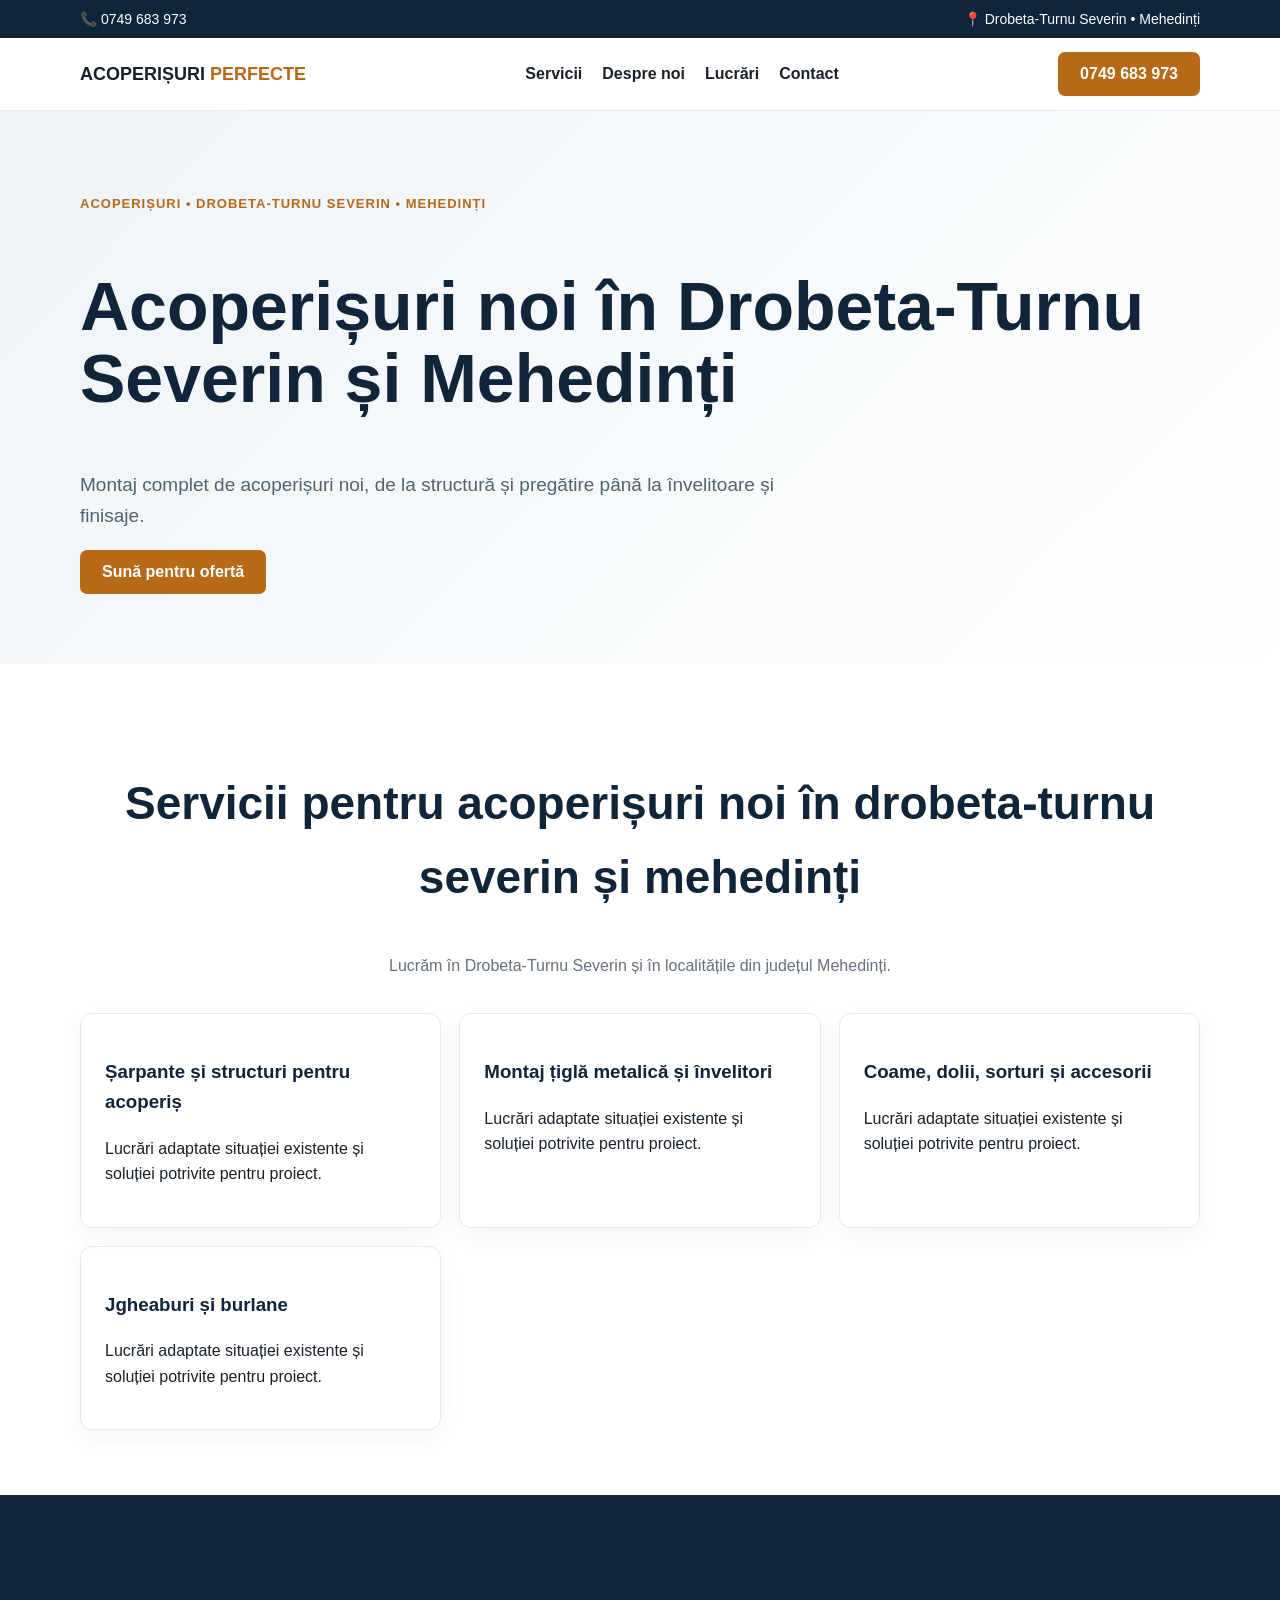
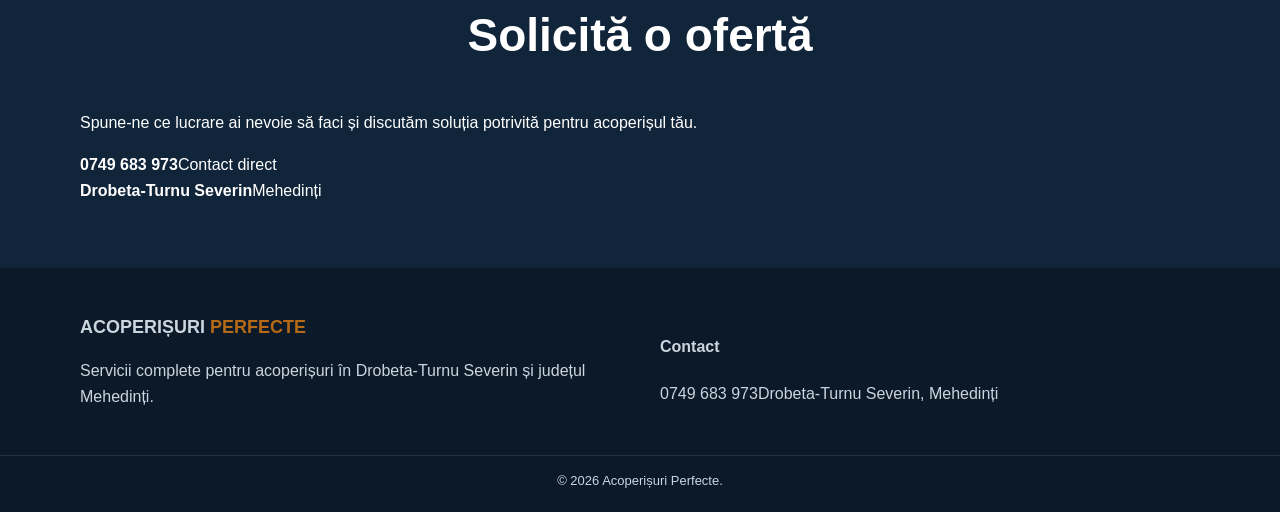
<file: acoperisuri-noi.html>
<!doctype html>
<html lang="ro">
<head>
<meta charset="utf-8">
<meta name="viewport" content="width=device-width, initial-scale=1">
<title>Acoperișuri noi Drobeta-Turnu Severin | Acoperișuri Perfecte</title>
<meta name="description" content="Montaj acoperișuri noi în Drobeta-Turnu Severin și Mehedinți. Șarpante, învelitori și soluții complete pentru case și clădiri. Sună pentru ofertă.">
<meta name="robots" content="index,follow">
<link rel="canonical" href="https://moiselamisto-cyber.github.io/acoperis-expert-mehedinti/acoperisuri-noi.html">
<link rel="stylesheet" href="style.css">
</head>
<body>
<header class="topbar"><div class="wrap topbar-inner">
<span>📞 0749 683 973</span><span>📍 Drobeta-Turnu Severin • Mehedinți</span>
</div></header>
<nav class="nav"><div class="wrap nav-inner">
<a class="logo" href="index.html">ACOPERIȘURI <b>PERFECTE</b></a>
<div class="links">
<a href="index.html#servicii">Servicii</a>
<a href="despre-noi.html">Despre noi</a>
<a href="lucrari.html">Lucrări</a>
<a href="contact.html">Contact</a>
</div>
<a class="btn" href="tel:+40749683973">0749 683 973</a>
</div></nav>
<main>
<section class="hero"><div class="wrap">
<p class="eyebrow">ACOPERIȘURI • DROBETA-TURNU SEVERIN • MEHEDINȚI</p>
<h1>Acoperișuri noi în Drobeta-Turnu Severin și Mehedinți</h1>
<p class="lead">Montaj complet de acoperișuri noi, de la structură și pregătire până la învelitoare și finisaje.</p>
<a class="btn" href="tel:+40749683973">Sună pentru ofertă</a>
</div></section>
<section class="section"><div class="wrap">
<h2>Servicii pentru acoperișuri noi în drobeta-turnu severin și mehedinți</h2>
<p class="section-lead">Lucrăm în Drobeta-Turnu Severin și în localitățile din județul Mehedinți.</p>
<div class="cards">
<article><h3>Șarpante și structuri pentru acoperiș</h3><p>Lucrări adaptate situației existente și soluției potrivite pentru proiect.</p></article><article><h3>Montaj țiglă metalică și învelitori</h3><p>Lucrări adaptate situației existente și soluției potrivite pentru proiect.</p></article><article><h3>Coame, dolii, sorturi și accesorii</h3><p>Lucrări adaptate situației existente și soluției potrivite pentru proiect.</p></article><article><h3>Jgheaburi și burlane</h3><p>Lucrări adaptate situației existente și soluției potrivite pentru proiect.</p></article>
</div>
</div></section>
<section class="section dark"><div class="wrap split">
<div><h2>Solicită o ofertă</h2><p>Spune-ne ce lucrare ai nevoie să faci și discutăm soluția potrivită pentru acoperișul tău.</p></div>
<div class="facts"><div><strong>0749 683 973</strong><span>Contact direct</span></div><div><strong>Drobeta-Turnu Severin</strong><span>Mehedinți</span></div></div>
</div></section>
</main>
<footer><div class="wrap footer-grid"><div>
<div class="logo light-logo">ACOPERIȘURI <b>PERFECTE</b></div>
<p>Servicii complete pentru acoperișuri în Drobeta-Turnu Severin și județul Mehedinți.</p>
</div><div><h4>Contact</h4><a href="tel:+40749683973">0749 683 973</a><span>Drobeta-Turnu Severin, Mehedinți</span></div></div>
<div class="copyright">© 2026 Acoperișuri Perfecte.</div></footer>
</body></html>
</file>
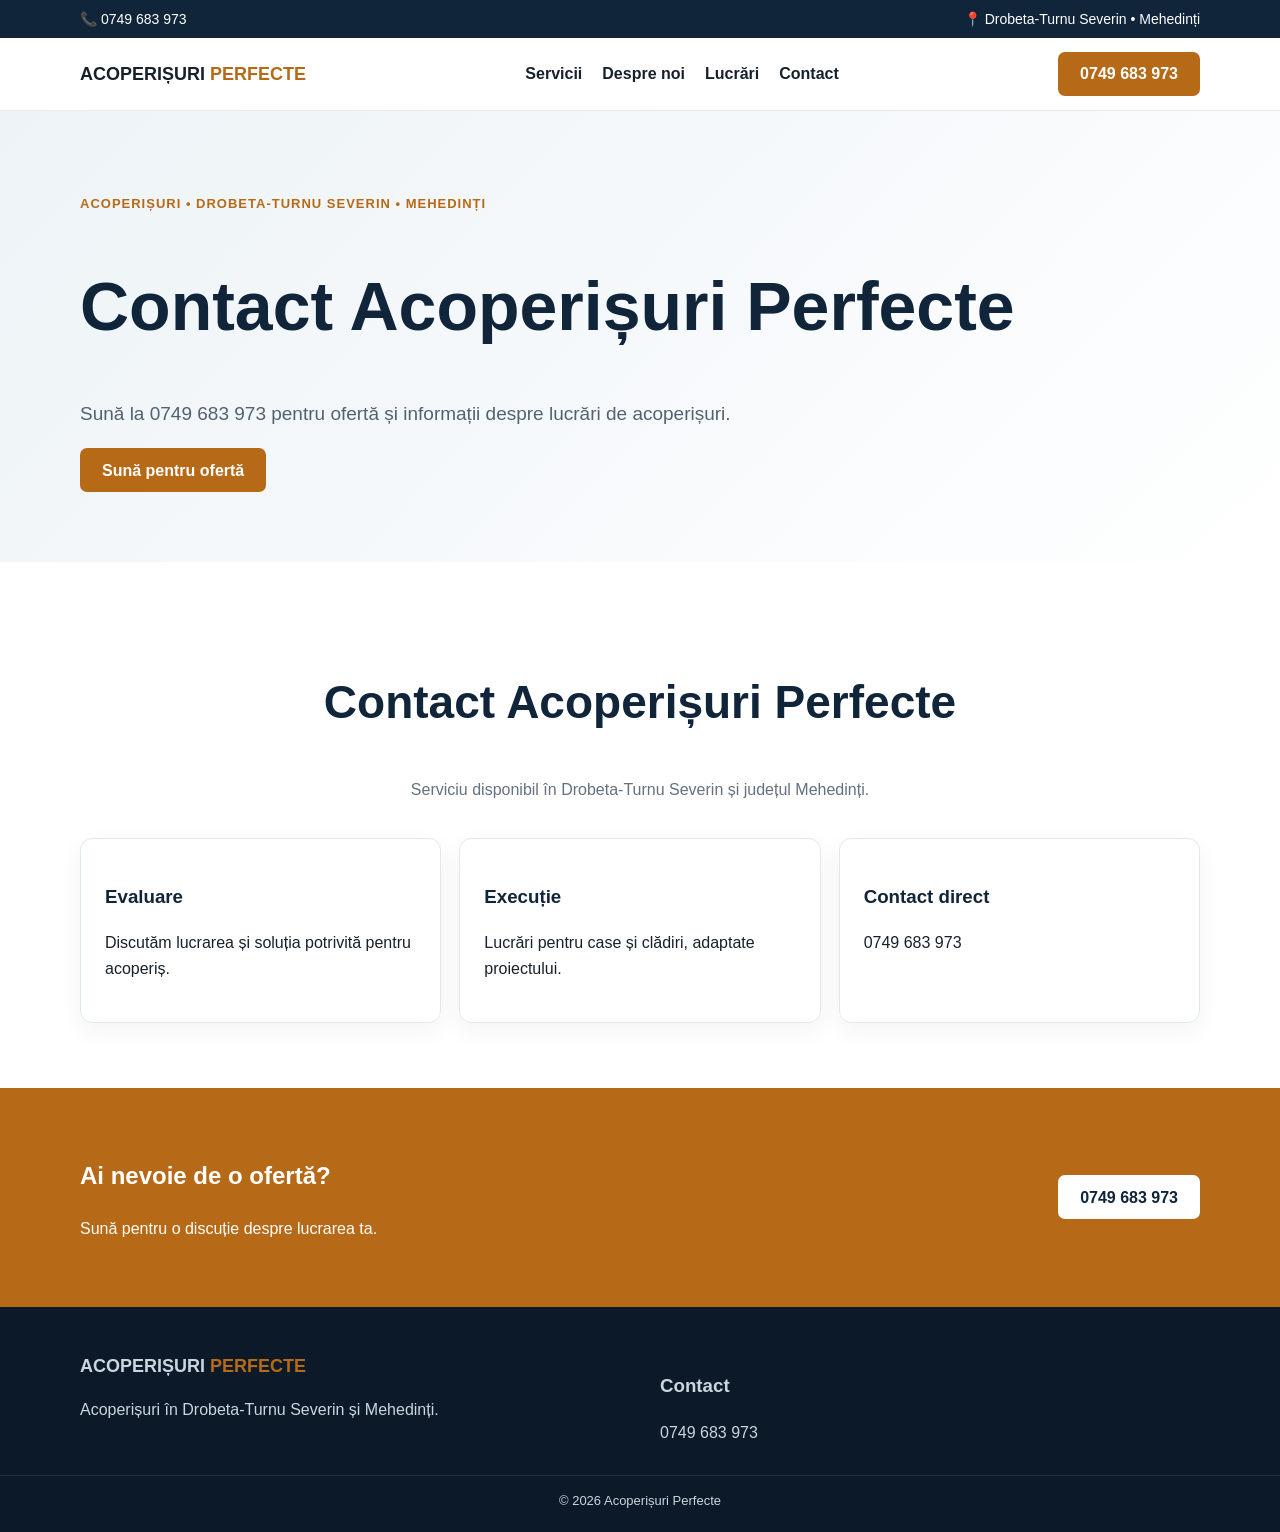
<file: contact.html>
<!doctype html><html lang="ro"><head><meta charset="utf-8"><meta name="viewport" content="width=device-width,initial-scale=1"><title>Contact acoperișuri Mehedinți | Acoperișuri Perfecte</title><meta name="description" content="Contact Acoperișuri Perfecte pentru oferte de acoperișuri în Mehedinți."><meta name="robots" content="index,follow"><link rel="canonical" href="https://moiselamisto-cyber.github.io/acoperis-expert-mehedinti/"><link rel="stylesheet" href="style.css"></head><body><header class="topbar"><div class="wrap topbar-inner"><span>📞 0749 683 973</span><span>📍 Drobeta-Turnu Severin • Mehedinți</span></div></header><nav class="nav"><div class="wrap nav-inner"><a class="logo" href="">ACOPERIȘURI <b>PERFECTE</b></a><div class="links"><a href="servicii/">Servicii</a><a href="despre-noi.html">Despre noi</a><a href="lucrari.html">Lucrări</a><a href="contact.html">Contact</a></div><a class="btn" href="tel:+40749683973">0749 683 973</a></div></nav><main><section class="hero"><div class="wrap"><p class="eyebrow">ACOPERIȘURI • DROBETA-TURNU SEVERIN • MEHEDINȚI</p><h1>Contact Acoperișuri Perfecte</h1><p class="lead">Sună la 0749 683 973 pentru ofertă și informații despre lucrări de acoperișuri.</p><a class="btn" href="tel:+40749683973">Sună pentru ofertă</a></div></section><section class="section"><div class="wrap"><h2>Contact Acoperișuri Perfecte</h2><p class="section-lead">Serviciu disponibil în Drobeta-Turnu Severin și județul Mehedinți.</p><div class="cards"><article><h3>Evaluare</h3><p>Discutăm lucrarea și soluția potrivită pentru acoperiș.</p></article><article><h3>Execuție</h3><p>Lucrări pentru case și clădiri, adaptate proiectului.</p></article><article><h3>Contact direct</h3><p><a href="tel:+40749683973">0749 683 973</a></p></article></div></div></section></main><section class="cta"><div class="wrap cta-inner"><div><h2>Ai nevoie de o ofertă?</h2><p>Sună pentru o discuție despre lucrarea ta.</p></div><a class="btn light" href="tel:+40749683973">0749 683 973</a></div></section><footer><div class="wrap footer-grid"><div><div class="logo">ACOPERIȘURI <b>PERFECTE</b></div><p>Acoperișuri în Drobeta-Turnu Severin și Mehedinți.</p></div><div><h3>Contact</h3><a href="tel:+40749683973">0749 683 973</a></div></div><div class="copyright">© 2026 Acoperișuri Perfecte</div></footer></body></html>
</file>
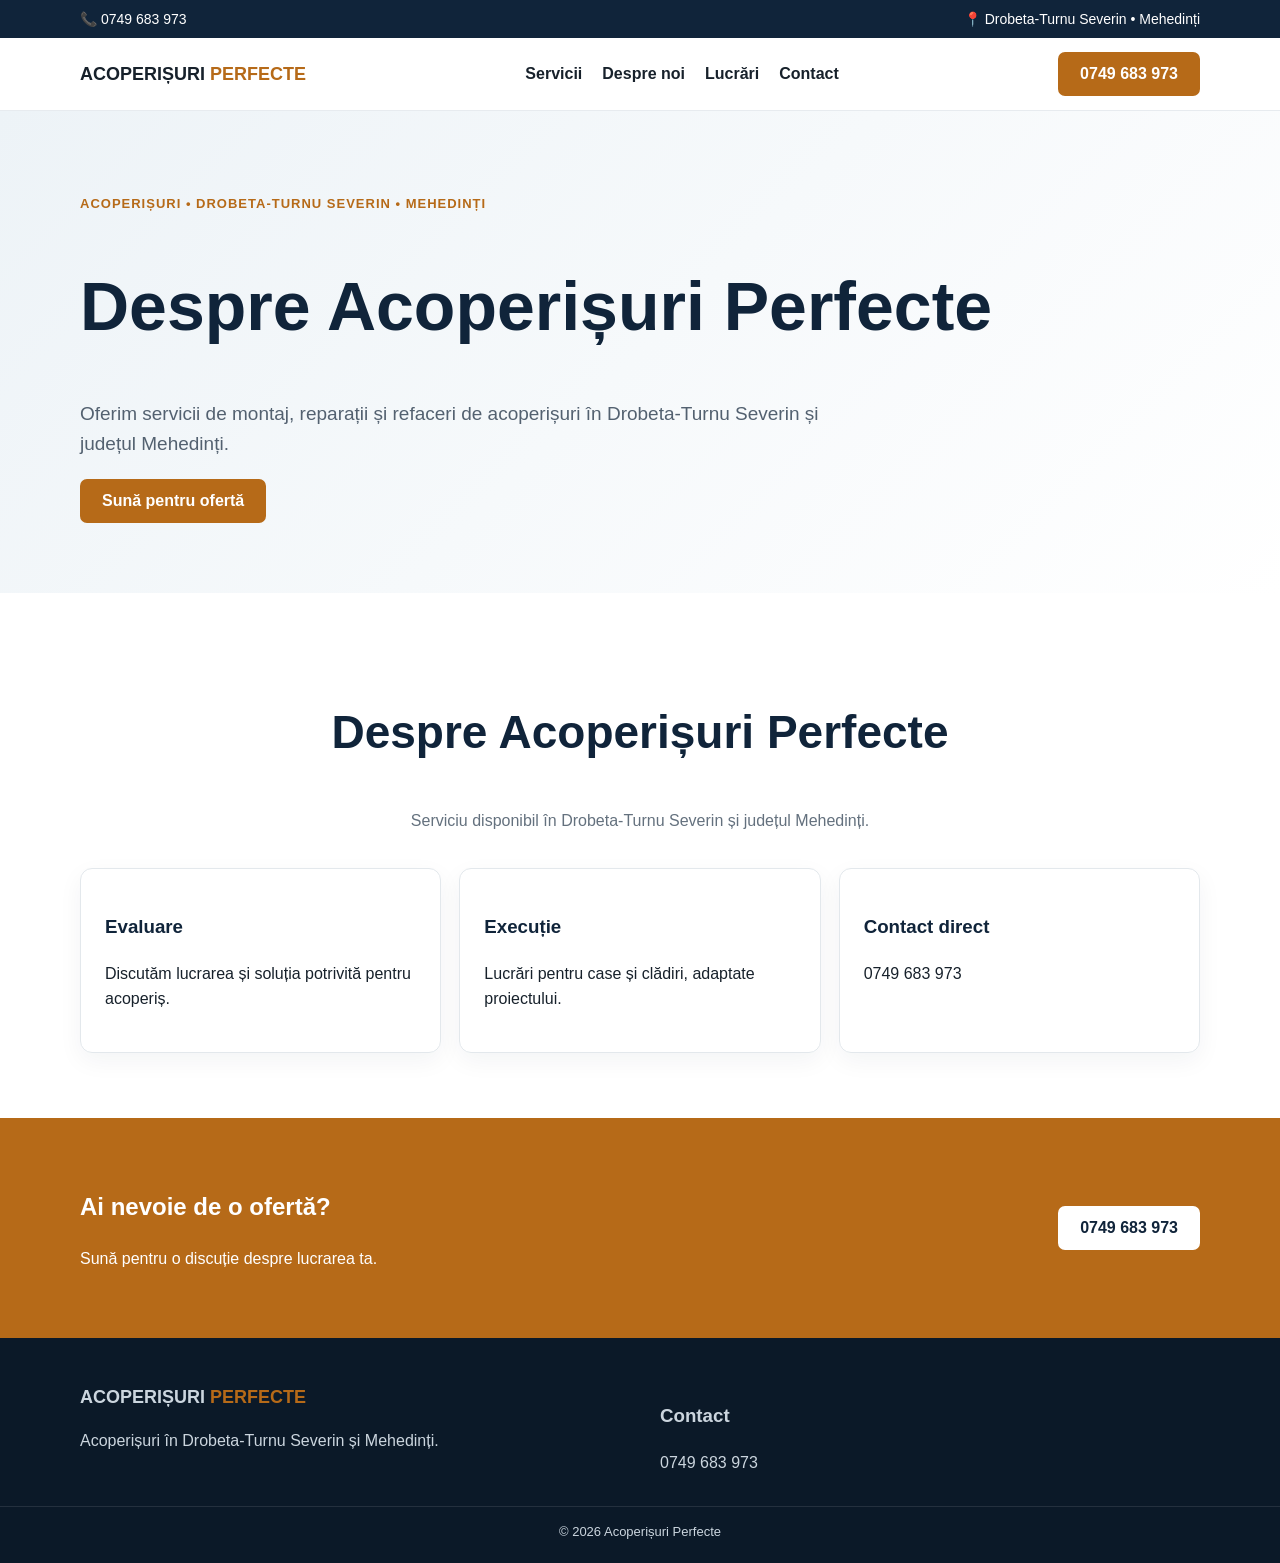
<file: despre-noi.html>
<!doctype html><html lang="ro"><head><meta charset="utf-8"><meta name="viewport" content="width=device-width,initial-scale=1"><title>Despre noi | Acoperișuri Perfecte</title><meta name="description" content="Despre Acoperișuri Perfecte, servicii de acoperișuri în Drobeta-Turnu Severin și Mehedinți."><meta name="robots" content="index,follow"><link rel="canonical" href="https://moiselamisto-cyber.github.io/acoperis-expert-mehedinti/"><link rel="stylesheet" href="style.css"></head><body><header class="topbar"><div class="wrap topbar-inner"><span>📞 0749 683 973</span><span>📍 Drobeta-Turnu Severin • Mehedinți</span></div></header><nav class="nav"><div class="wrap nav-inner"><a class="logo" href="">ACOPERIȘURI <b>PERFECTE</b></a><div class="links"><a href="servicii/">Servicii</a><a href="despre-noi.html">Despre noi</a><a href="lucrari.html">Lucrări</a><a href="contact.html">Contact</a></div><a class="btn" href="tel:+40749683973">0749 683 973</a></div></nav><main><section class="hero"><div class="wrap"><p class="eyebrow">ACOPERIȘURI • DROBETA-TURNU SEVERIN • MEHEDINȚI</p><h1>Despre Acoperișuri Perfecte</h1><p class="lead">Oferim servicii de montaj, reparații și refaceri de acoperișuri în Drobeta-Turnu Severin și județul Mehedinți.</p><a class="btn" href="tel:+40749683973">Sună pentru ofertă</a></div></section><section class="section"><div class="wrap"><h2>Despre Acoperișuri Perfecte</h2><p class="section-lead">Serviciu disponibil în Drobeta-Turnu Severin și județul Mehedinți.</p><div class="cards"><article><h3>Evaluare</h3><p>Discutăm lucrarea și soluția potrivită pentru acoperiș.</p></article><article><h3>Execuție</h3><p>Lucrări pentru case și clădiri, adaptate proiectului.</p></article><article><h3>Contact direct</h3><p><a href="tel:+40749683973">0749 683 973</a></p></article></div></div></section></main><section class="cta"><div class="wrap cta-inner"><div><h2>Ai nevoie de o ofertă?</h2><p>Sună pentru o discuție despre lucrarea ta.</p></div><a class="btn light" href="tel:+40749683973">0749 683 973</a></div></section><footer><div class="wrap footer-grid"><div><div class="logo">ACOPERIȘURI <b>PERFECTE</b></div><p>Acoperișuri în Drobeta-Turnu Severin și Mehedinți.</p></div><div><h3>Contact</h3><a href="tel:+40749683973">0749 683 973</a></div></div><div class="copyright">© 2026 Acoperișuri Perfecte</div></footer></body></html>
</file>
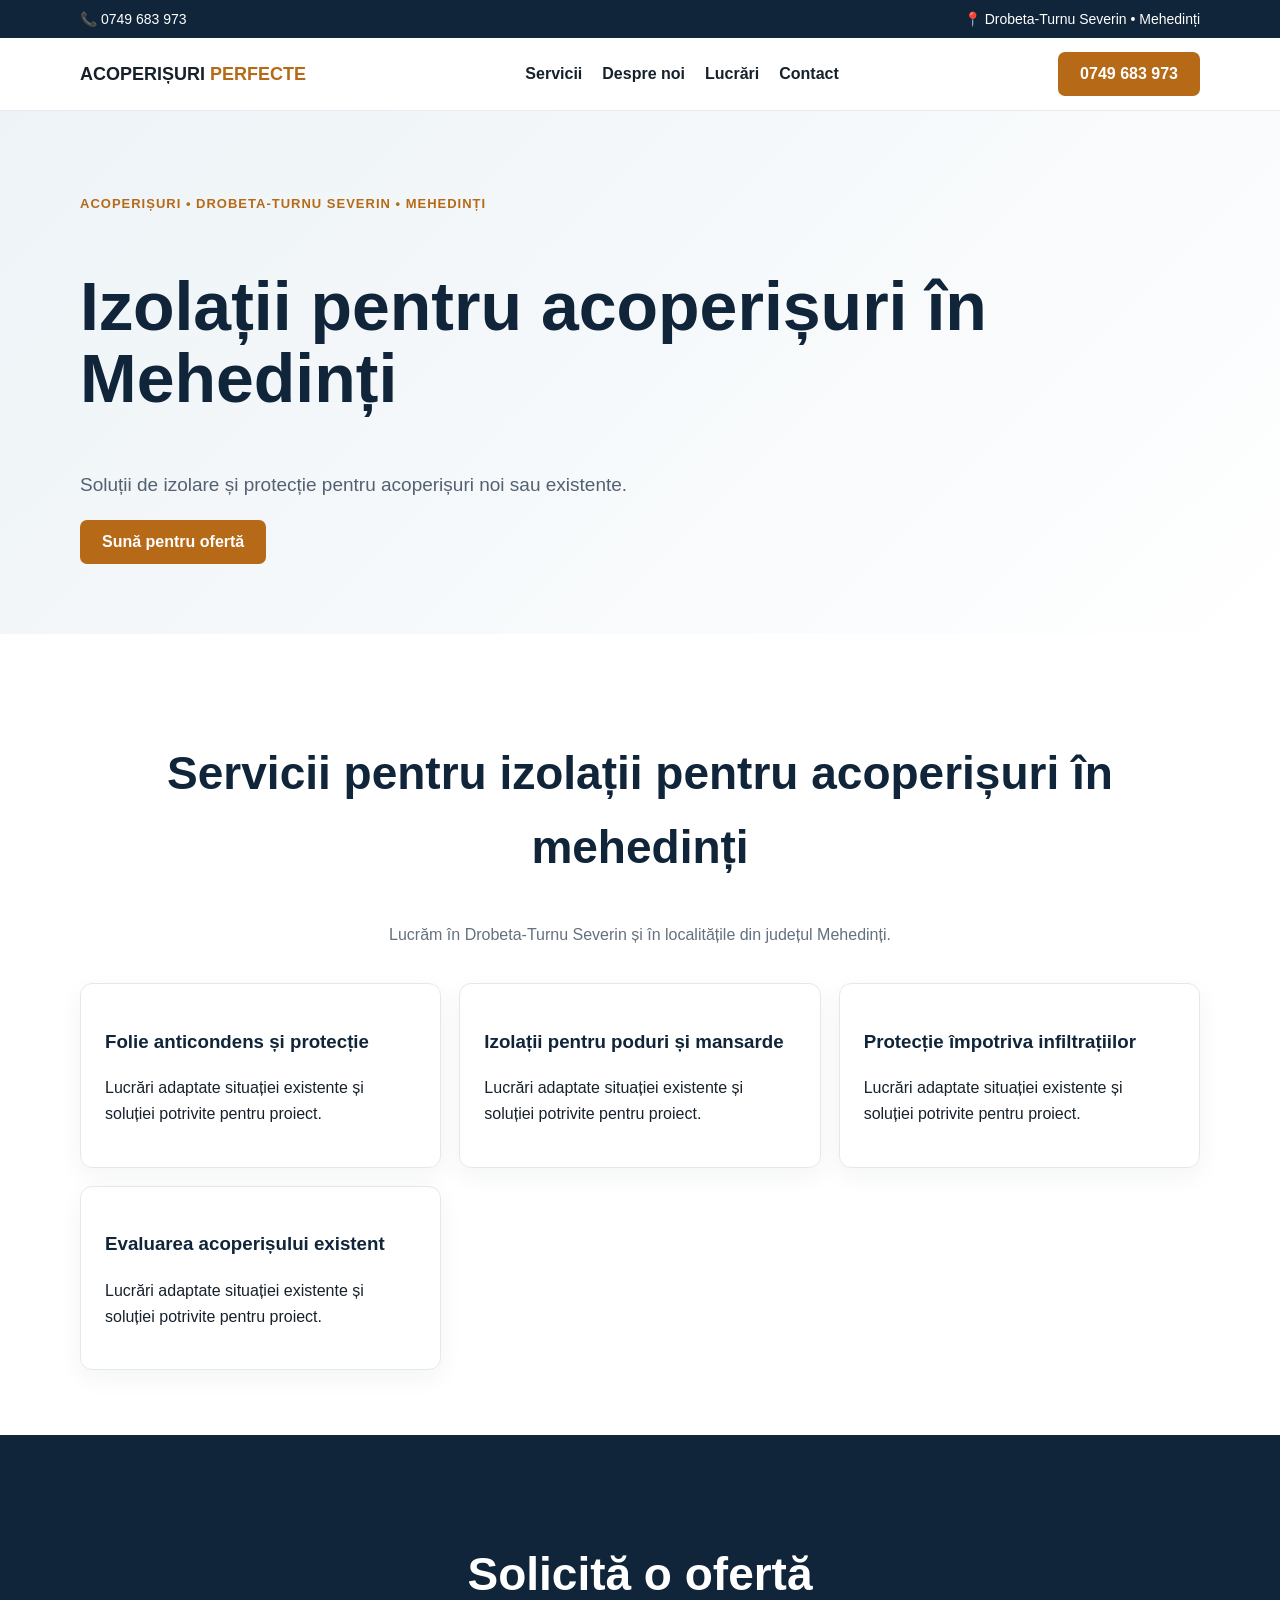
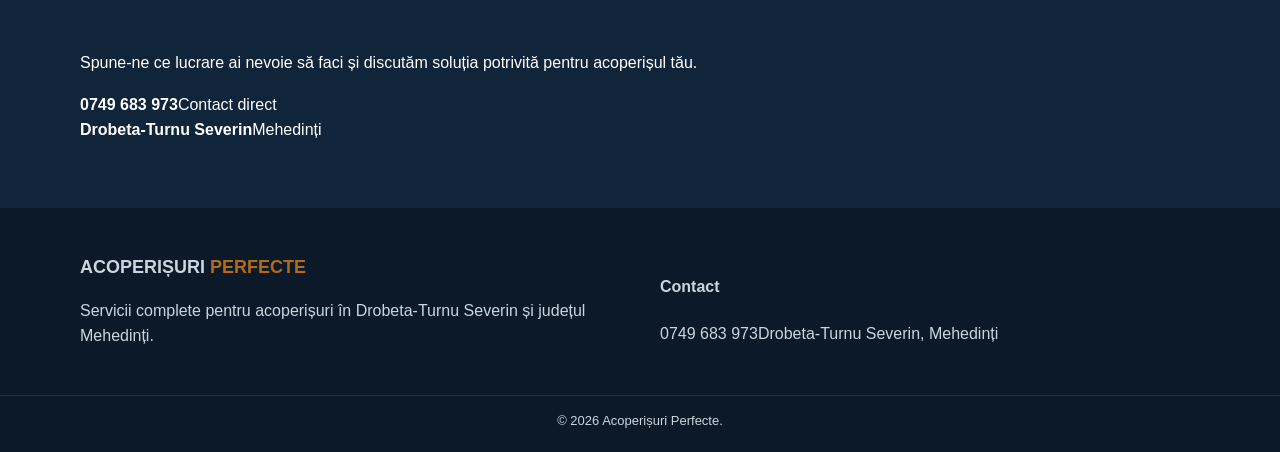
<file: izolatii.html>
<!doctype html>
<html lang="ro">
<head>
<meta charset="utf-8">
<meta name="viewport" content="width=device-width, initial-scale=1">
<title>Izolații acoperișuri Mehedinți | Acoperișuri Perfecte</title>
<meta name="description" content="Izolații pentru acoperișuri în Drobeta-Turnu Severin și Mehedinți. Folii, protecție și soluții pentru reducerea infiltrațiilor și pierderilor de căldură.">
<meta name="robots" content="index,follow">
<link rel="canonical" href="https://moiselamisto-cyber.github.io/acoperis-expert-mehedinti/izolatii.html">
<link rel="stylesheet" href="style.css">
</head>
<body>
<header class="topbar"><div class="wrap topbar-inner">
<span>📞 0749 683 973</span><span>📍 Drobeta-Turnu Severin • Mehedinți</span>
</div></header>
<nav class="nav"><div class="wrap nav-inner">
<a class="logo" href="index.html">ACOPERIȘURI <b>PERFECTE</b></a>
<div class="links">
<a href="index.html#servicii">Servicii</a>
<a href="despre-noi.html">Despre noi</a>
<a href="lucrari.html">Lucrări</a>
<a href="contact.html">Contact</a>
</div>
<a class="btn" href="tel:+40749683973">0749 683 973</a>
</div></nav>
<main>
<section class="hero"><div class="wrap">
<p class="eyebrow">ACOPERIȘURI • DROBETA-TURNU SEVERIN • MEHEDINȚI</p>
<h1>Izolații pentru acoperișuri în Mehedinți</h1>
<p class="lead">Soluții de izolare și protecție pentru acoperișuri noi sau existente.</p>
<a class="btn" href="tel:+40749683973">Sună pentru ofertă</a>
</div></section>
<section class="section"><div class="wrap">
<h2>Servicii pentru izolații pentru acoperișuri în mehedinți</h2>
<p class="section-lead">Lucrăm în Drobeta-Turnu Severin și în localitățile din județul Mehedinți.</p>
<div class="cards">
<article><h3>Folie anticondens și protecție</h3><p>Lucrări adaptate situației existente și soluției potrivite pentru proiect.</p></article><article><h3>Izolații pentru poduri și mansarde</h3><p>Lucrări adaptate situației existente și soluției potrivite pentru proiect.</p></article><article><h3>Protecție împotriva infiltrațiilor</h3><p>Lucrări adaptate situației existente și soluției potrivite pentru proiect.</p></article><article><h3>Evaluarea acoperișului existent</h3><p>Lucrări adaptate situației existente și soluției potrivite pentru proiect.</p></article>
</div>
</div></section>
<section class="section dark"><div class="wrap split">
<div><h2>Solicită o ofertă</h2><p>Spune-ne ce lucrare ai nevoie să faci și discutăm soluția potrivită pentru acoperișul tău.</p></div>
<div class="facts"><div><strong>0749 683 973</strong><span>Contact direct</span></div><div><strong>Drobeta-Turnu Severin</strong><span>Mehedinți</span></div></div>
</div></section>
</main>
<footer><div class="wrap footer-grid"><div>
<div class="logo light-logo">ACOPERIȘURI <b>PERFECTE</b></div>
<p>Servicii complete pentru acoperișuri în Drobeta-Turnu Severin și județul Mehedinți.</p>
</div><div><h4>Contact</h4><a href="tel:+40749683973">0749 683 973</a><span>Drobeta-Turnu Severin, Mehedinți</span></div></div>
<div class="copyright">© 2026 Acoperișuri Perfecte.</div></footer>
</body></html>
</file>
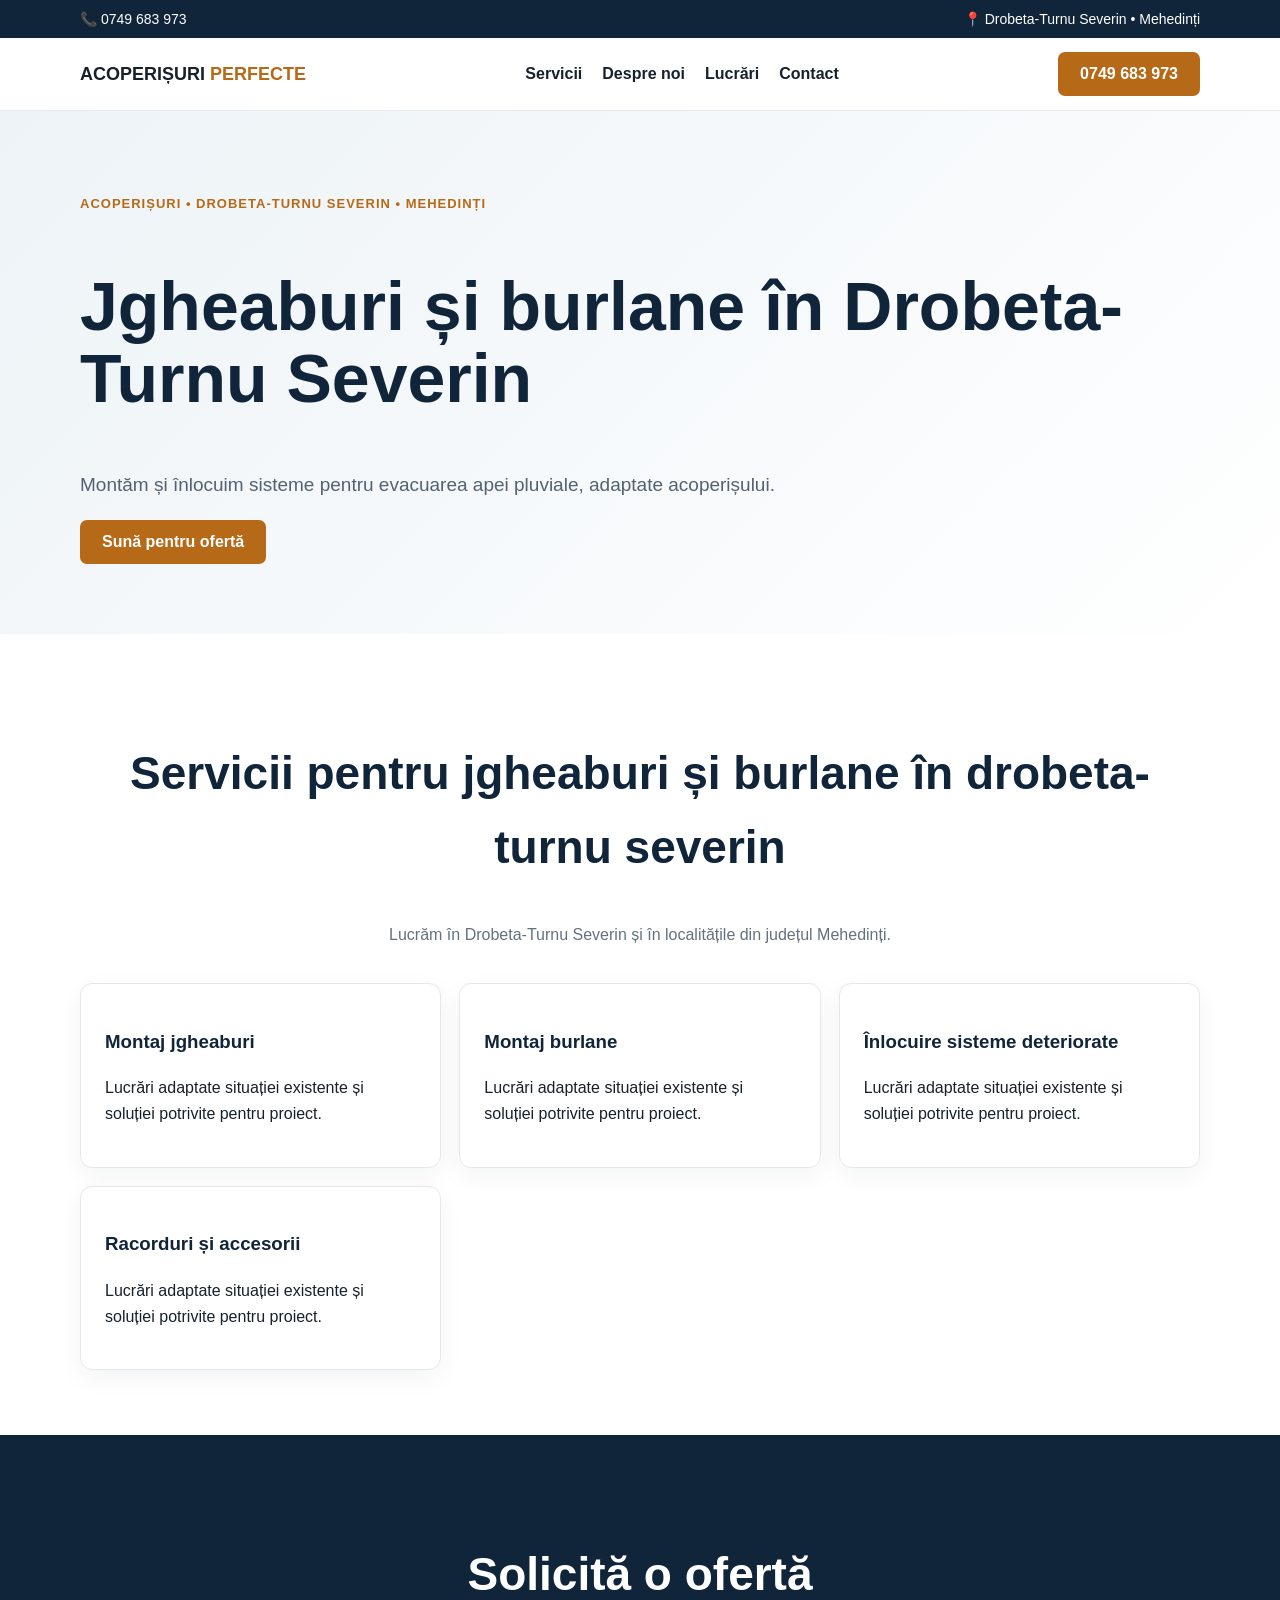
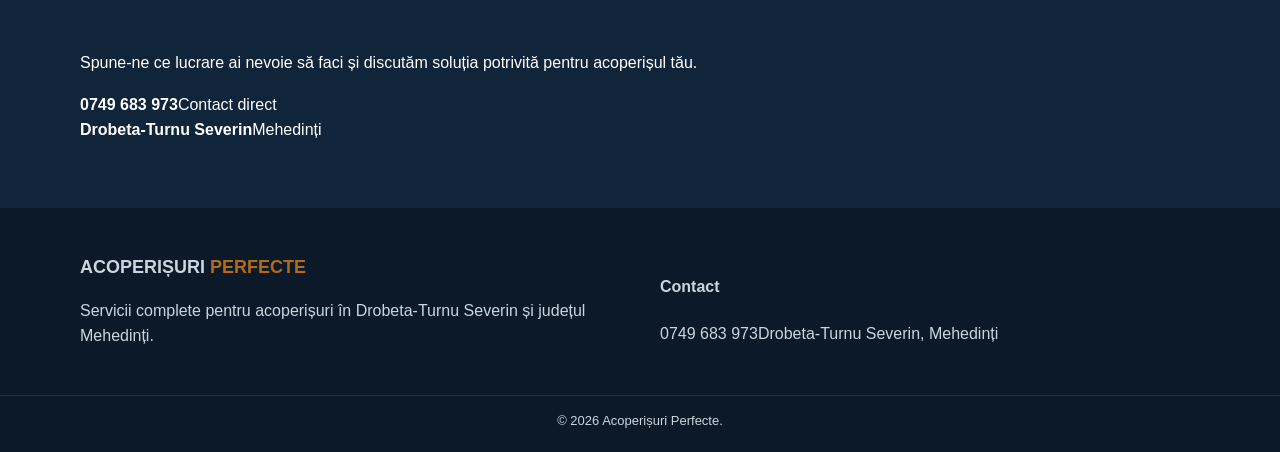
<file: jgheaburi-burlane.html>
<!doctype html>
<html lang="ro">
<head>
<meta charset="utf-8">
<meta name="viewport" content="width=device-width, initial-scale=1">
<title>Jgheaburi și burlane Drobeta-Turnu Severin | Acoperișuri Perfecte</title>
<meta name="description" content="Montaj și înlocuire jgheaburi și burlane în Drobeta-Turnu Severin și Mehedinți. Evacuarea corectă a apei pluviale pentru acoperișuri.">
<meta name="robots" content="index,follow">
<link rel="canonical" href="https://moiselamisto-cyber.github.io/acoperis-expert-mehedinti/jgheaburi-burlane.html">
<link rel="stylesheet" href="style.css">
</head>
<body>
<header class="topbar"><div class="wrap topbar-inner">
<span>📞 0749 683 973</span><span>📍 Drobeta-Turnu Severin • Mehedinți</span>
</div></header>
<nav class="nav"><div class="wrap nav-inner">
<a class="logo" href="index.html">ACOPERIȘURI <b>PERFECTE</b></a>
<div class="links">
<a href="index.html#servicii">Servicii</a>
<a href="despre-noi.html">Despre noi</a>
<a href="lucrari.html">Lucrări</a>
<a href="contact.html">Contact</a>
</div>
<a class="btn" href="tel:+40749683973">0749 683 973</a>
</div></nav>
<main>
<section class="hero"><div class="wrap">
<p class="eyebrow">ACOPERIȘURI • DROBETA-TURNU SEVERIN • MEHEDINȚI</p>
<h1>Jgheaburi și burlane în Drobeta-Turnu Severin</h1>
<p class="lead">Montăm și înlocuim sisteme pentru evacuarea apei pluviale, adaptate acoperișului.</p>
<a class="btn" href="tel:+40749683973">Sună pentru ofertă</a>
</div></section>
<section class="section"><div class="wrap">
<h2>Servicii pentru jgheaburi și burlane în drobeta-turnu severin</h2>
<p class="section-lead">Lucrăm în Drobeta-Turnu Severin și în localitățile din județul Mehedinți.</p>
<div class="cards">
<article><h3>Montaj jgheaburi</h3><p>Lucrări adaptate situației existente și soluției potrivite pentru proiect.</p></article><article><h3>Montaj burlane</h3><p>Lucrări adaptate situației existente și soluției potrivite pentru proiect.</p></article><article><h3>Înlocuire sisteme deteriorate</h3><p>Lucrări adaptate situației existente și soluției potrivite pentru proiect.</p></article><article><h3>Racorduri și accesorii</h3><p>Lucrări adaptate situației existente și soluției potrivite pentru proiect.</p></article>
</div>
</div></section>
<section class="section dark"><div class="wrap split">
<div><h2>Solicită o ofertă</h2><p>Spune-ne ce lucrare ai nevoie să faci și discutăm soluția potrivită pentru acoperișul tău.</p></div>
<div class="facts"><div><strong>0749 683 973</strong><span>Contact direct</span></div><div><strong>Drobeta-Turnu Severin</strong><span>Mehedinți</span></div></div>
</div></section>
</main>
<footer><div class="wrap footer-grid"><div>
<div class="logo light-logo">ACOPERIȘURI <b>PERFECTE</b></div>
<p>Servicii complete pentru acoperișuri în Drobeta-Turnu Severin și județul Mehedinți.</p>
</div><div><h4>Contact</h4><a href="tel:+40749683973">0749 683 973</a><span>Drobeta-Turnu Severin, Mehedinți</span></div></div>
<div class="copyright">© 2026 Acoperișuri Perfecte.</div></footer>
</body></html>
</file>
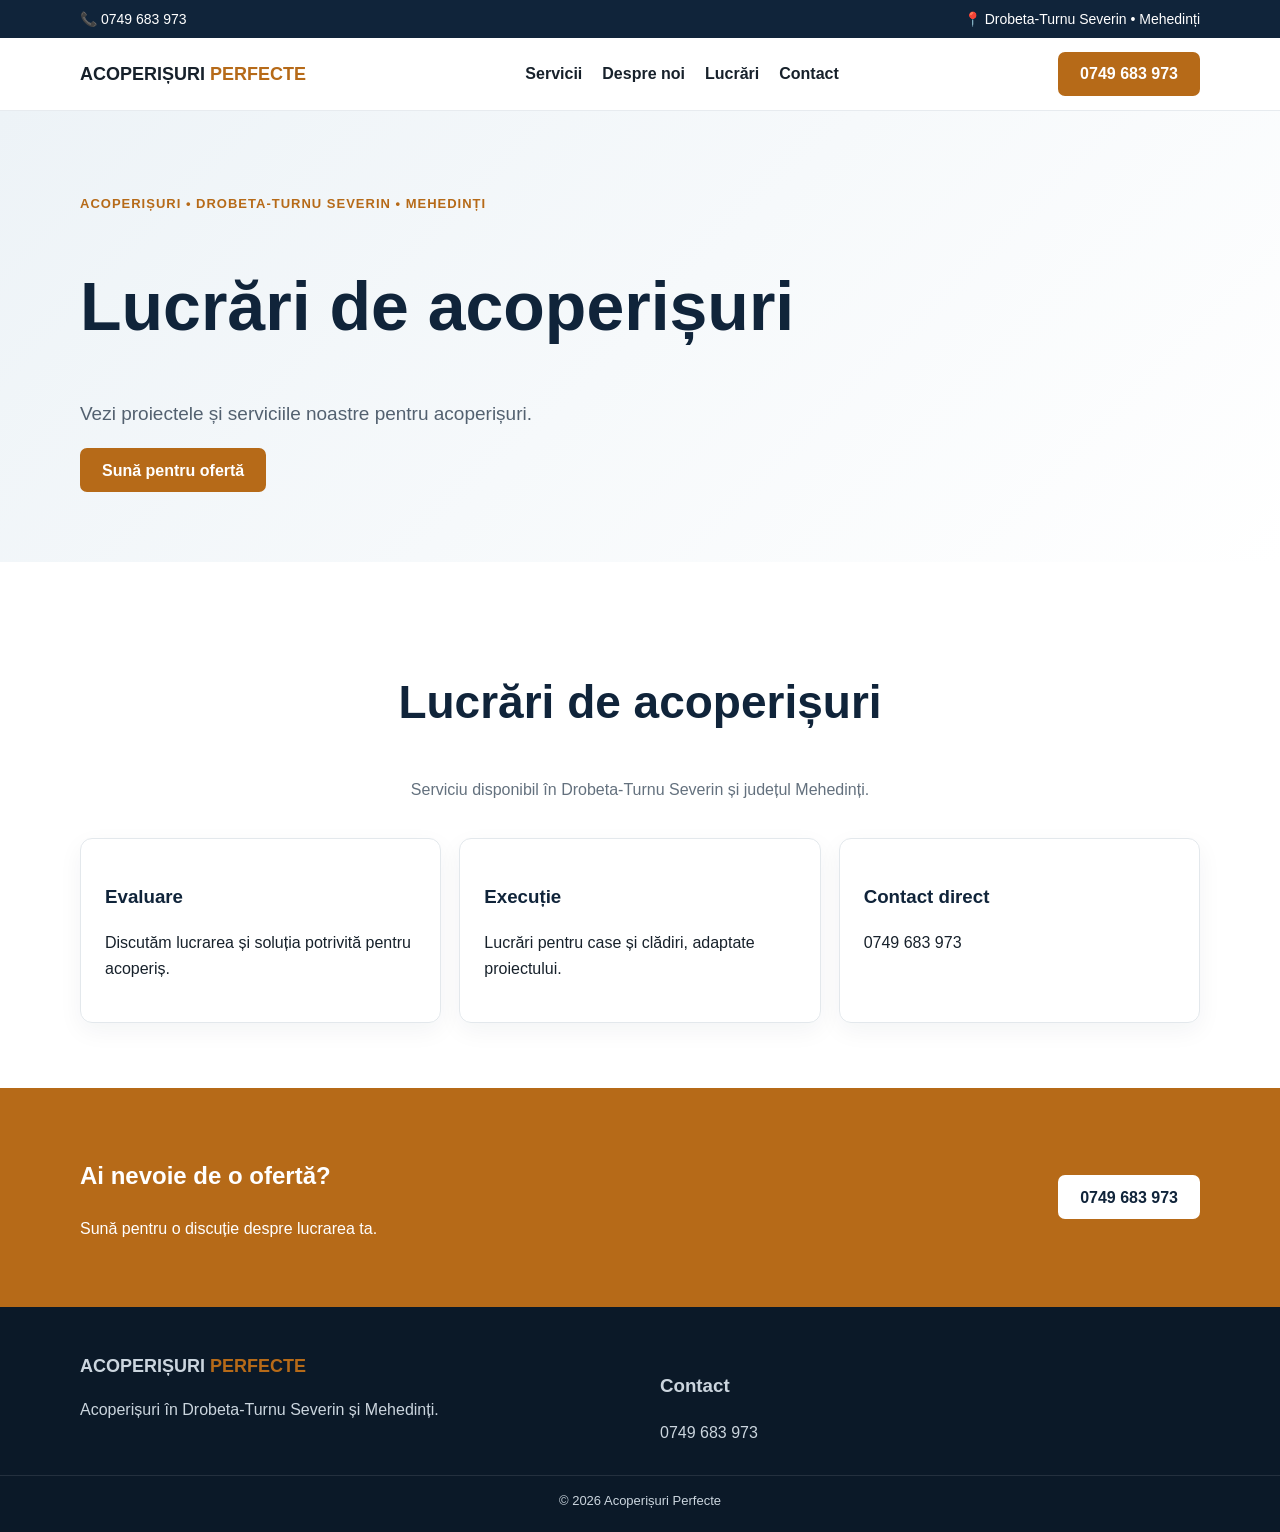
<file: lucrari.html>
<!doctype html><html lang="ro"><head><meta charset="utf-8"><meta name="viewport" content="width=device-width,initial-scale=1"><title>Lucrări acoperișuri | Acoperișuri Perfecte</title><meta name="description" content="Lucrări de acoperișuri realizate în Drobeta-Turnu Severin și Mehedinți."><meta name="robots" content="index,follow"><link rel="canonical" href="https://moiselamisto-cyber.github.io/acoperis-expert-mehedinti/"><link rel="stylesheet" href="style.css"></head><body><header class="topbar"><div class="wrap topbar-inner"><span>📞 0749 683 973</span><span>📍 Drobeta-Turnu Severin • Mehedinți</span></div></header><nav class="nav"><div class="wrap nav-inner"><a class="logo" href="">ACOPERIȘURI <b>PERFECTE</b></a><div class="links"><a href="servicii/">Servicii</a><a href="despre-noi.html">Despre noi</a><a href="lucrari.html">Lucrări</a><a href="contact.html">Contact</a></div><a class="btn" href="tel:+40749683973">0749 683 973</a></div></nav><main><section class="hero"><div class="wrap"><p class="eyebrow">ACOPERIȘURI • DROBETA-TURNU SEVERIN • MEHEDINȚI</p><h1>Lucrări de acoperișuri</h1><p class="lead">Vezi proiectele și serviciile noastre pentru acoperișuri.</p><a class="btn" href="tel:+40749683973">Sună pentru ofertă</a></div></section><section class="section"><div class="wrap"><h2>Lucrări de acoperișuri</h2><p class="section-lead">Serviciu disponibil în Drobeta-Turnu Severin și județul Mehedinți.</p><div class="cards"><article><h3>Evaluare</h3><p>Discutăm lucrarea și soluția potrivită pentru acoperiș.</p></article><article><h3>Execuție</h3><p>Lucrări pentru case și clădiri, adaptate proiectului.</p></article><article><h3>Contact direct</h3><p><a href="tel:+40749683973">0749 683 973</a></p></article></div></div></section></main><section class="cta"><div class="wrap cta-inner"><div><h2>Ai nevoie de o ofertă?</h2><p>Sună pentru o discuție despre lucrarea ta.</p></div><a class="btn light" href="tel:+40749683973">0749 683 973</a></div></section><footer><div class="wrap footer-grid"><div><div class="logo">ACOPERIȘURI <b>PERFECTE</b></div><p>Acoperișuri în Drobeta-Turnu Severin și Mehedinți.</p></div><div><h3>Contact</h3><a href="tel:+40749683973">0749 683 973</a></div></div><div class="copyright">© 2026 Acoperișuri Perfecte</div></footer></body></html>
</file>
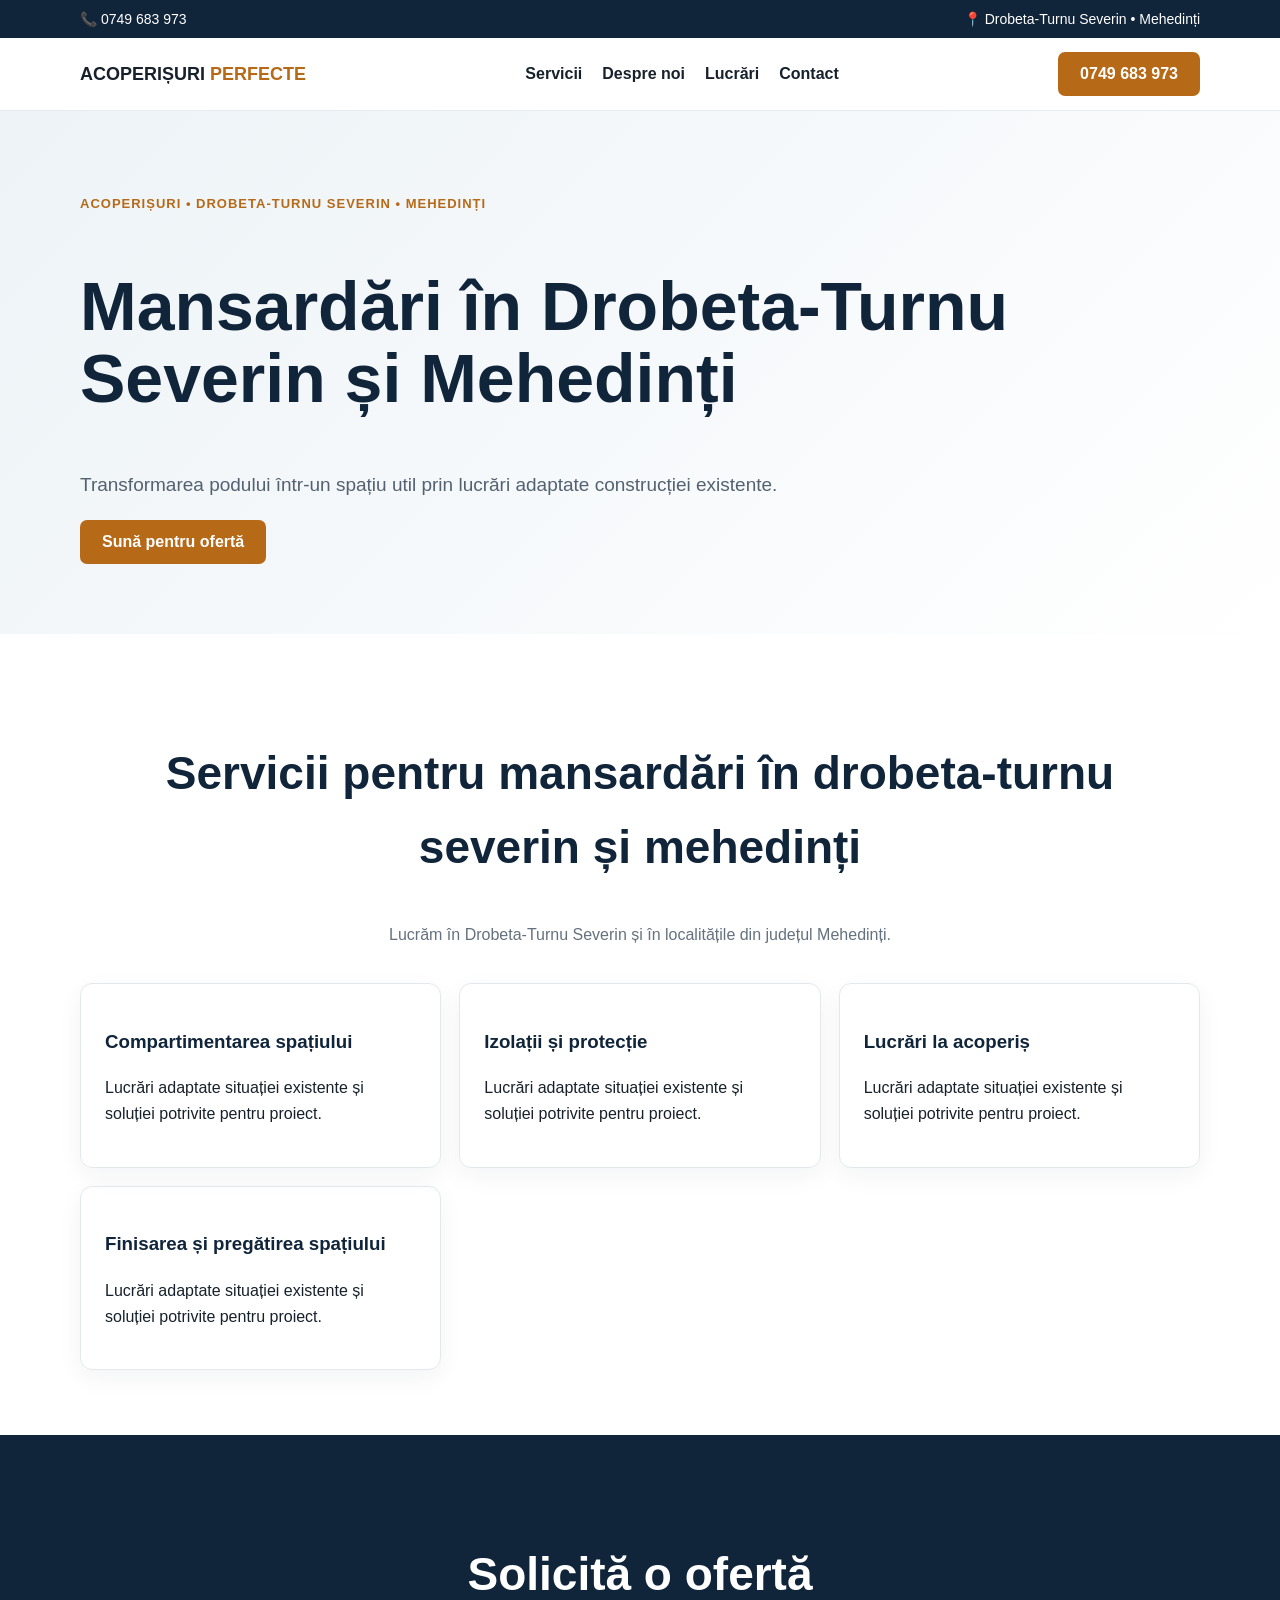
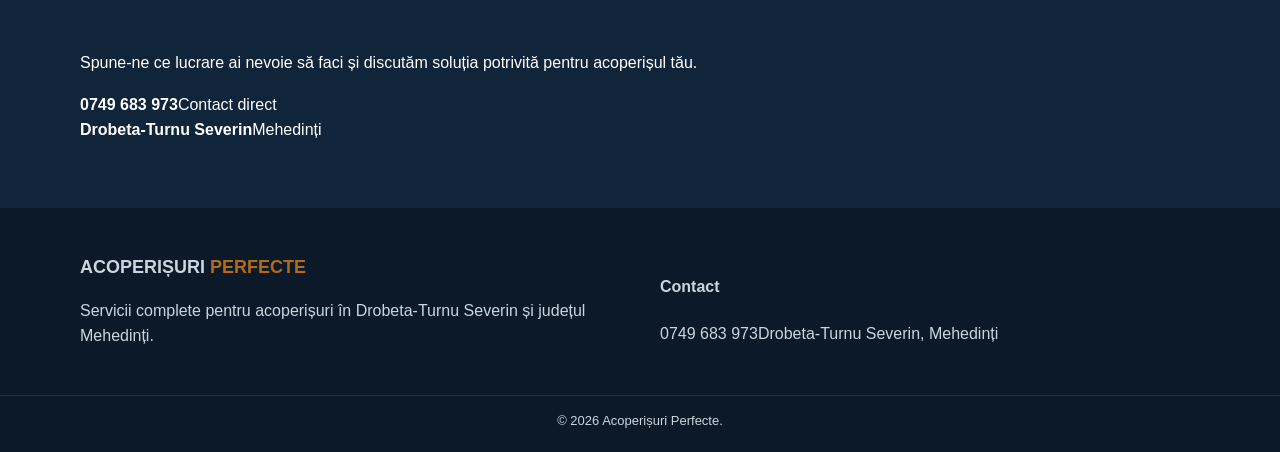
<file: mansardari.html>
<!doctype html>
<html lang="ro">
<head>
<meta charset="utf-8">
<meta name="viewport" content="width=device-width, initial-scale=1">
<title>Mansardări Drobeta-Turnu Severin | Acoperișuri Perfecte</title>
<meta name="description" content="Mansardări și amenajări de poduri în Drobeta-Turnu Severin și Mehedinți. Soluții pentru transformarea spațiului existent într-o mansardă utilă.">
<meta name="robots" content="index,follow">
<link rel="canonical" href="https://moiselamisto-cyber.github.io/acoperis-expert-mehedinti/mansardari.html">
<link rel="stylesheet" href="style.css">
</head>
<body>
<header class="topbar"><div class="wrap topbar-inner">
<span>📞 0749 683 973</span><span>📍 Drobeta-Turnu Severin • Mehedinți</span>
</div></header>
<nav class="nav"><div class="wrap nav-inner">
<a class="logo" href="index.html">ACOPERIȘURI <b>PERFECTE</b></a>
<div class="links">
<a href="index.html#servicii">Servicii</a>
<a href="despre-noi.html">Despre noi</a>
<a href="lucrari.html">Lucrări</a>
<a href="contact.html">Contact</a>
</div>
<a class="btn" href="tel:+40749683973">0749 683 973</a>
</div></nav>
<main>
<section class="hero"><div class="wrap">
<p class="eyebrow">ACOPERIȘURI • DROBETA-TURNU SEVERIN • MEHEDINȚI</p>
<h1>Mansardări în Drobeta-Turnu Severin și Mehedinți</h1>
<p class="lead">Transformarea podului într-un spațiu util prin lucrări adaptate construcției existente.</p>
<a class="btn" href="tel:+40749683973">Sună pentru ofertă</a>
</div></section>
<section class="section"><div class="wrap">
<h2>Servicii pentru mansardări în drobeta-turnu severin și mehedinți</h2>
<p class="section-lead">Lucrăm în Drobeta-Turnu Severin și în localitățile din județul Mehedinți.</p>
<div class="cards">
<article><h3>Compartimentarea spațiului</h3><p>Lucrări adaptate situației existente și soluției potrivite pentru proiect.</p></article><article><h3>Izolații și protecție</h3><p>Lucrări adaptate situației existente și soluției potrivite pentru proiect.</p></article><article><h3>Lucrări la acoperiș</h3><p>Lucrări adaptate situației existente și soluției potrivite pentru proiect.</p></article><article><h3>Finisarea și pregătirea spațiului</h3><p>Lucrări adaptate situației existente și soluției potrivite pentru proiect.</p></article>
</div>
</div></section>
<section class="section dark"><div class="wrap split">
<div><h2>Solicită o ofertă</h2><p>Spune-ne ce lucrare ai nevoie să faci și discutăm soluția potrivită pentru acoperișul tău.</p></div>
<div class="facts"><div><strong>0749 683 973</strong><span>Contact direct</span></div><div><strong>Drobeta-Turnu Severin</strong><span>Mehedinți</span></div></div>
</div></section>
</main>
<footer><div class="wrap footer-grid"><div>
<div class="logo light-logo">ACOPERIȘURI <b>PERFECTE</b></div>
<p>Servicii complete pentru acoperișuri în Drobeta-Turnu Severin și județul Mehedinți.</p>
</div><div><h4>Contact</h4><a href="tel:+40749683973">0749 683 973</a><span>Drobeta-Turnu Severin, Mehedinți</span></div></div>
<div class="copyright">© 2026 Acoperișuri Perfecte.</div></footer>
</body></html>
</file>
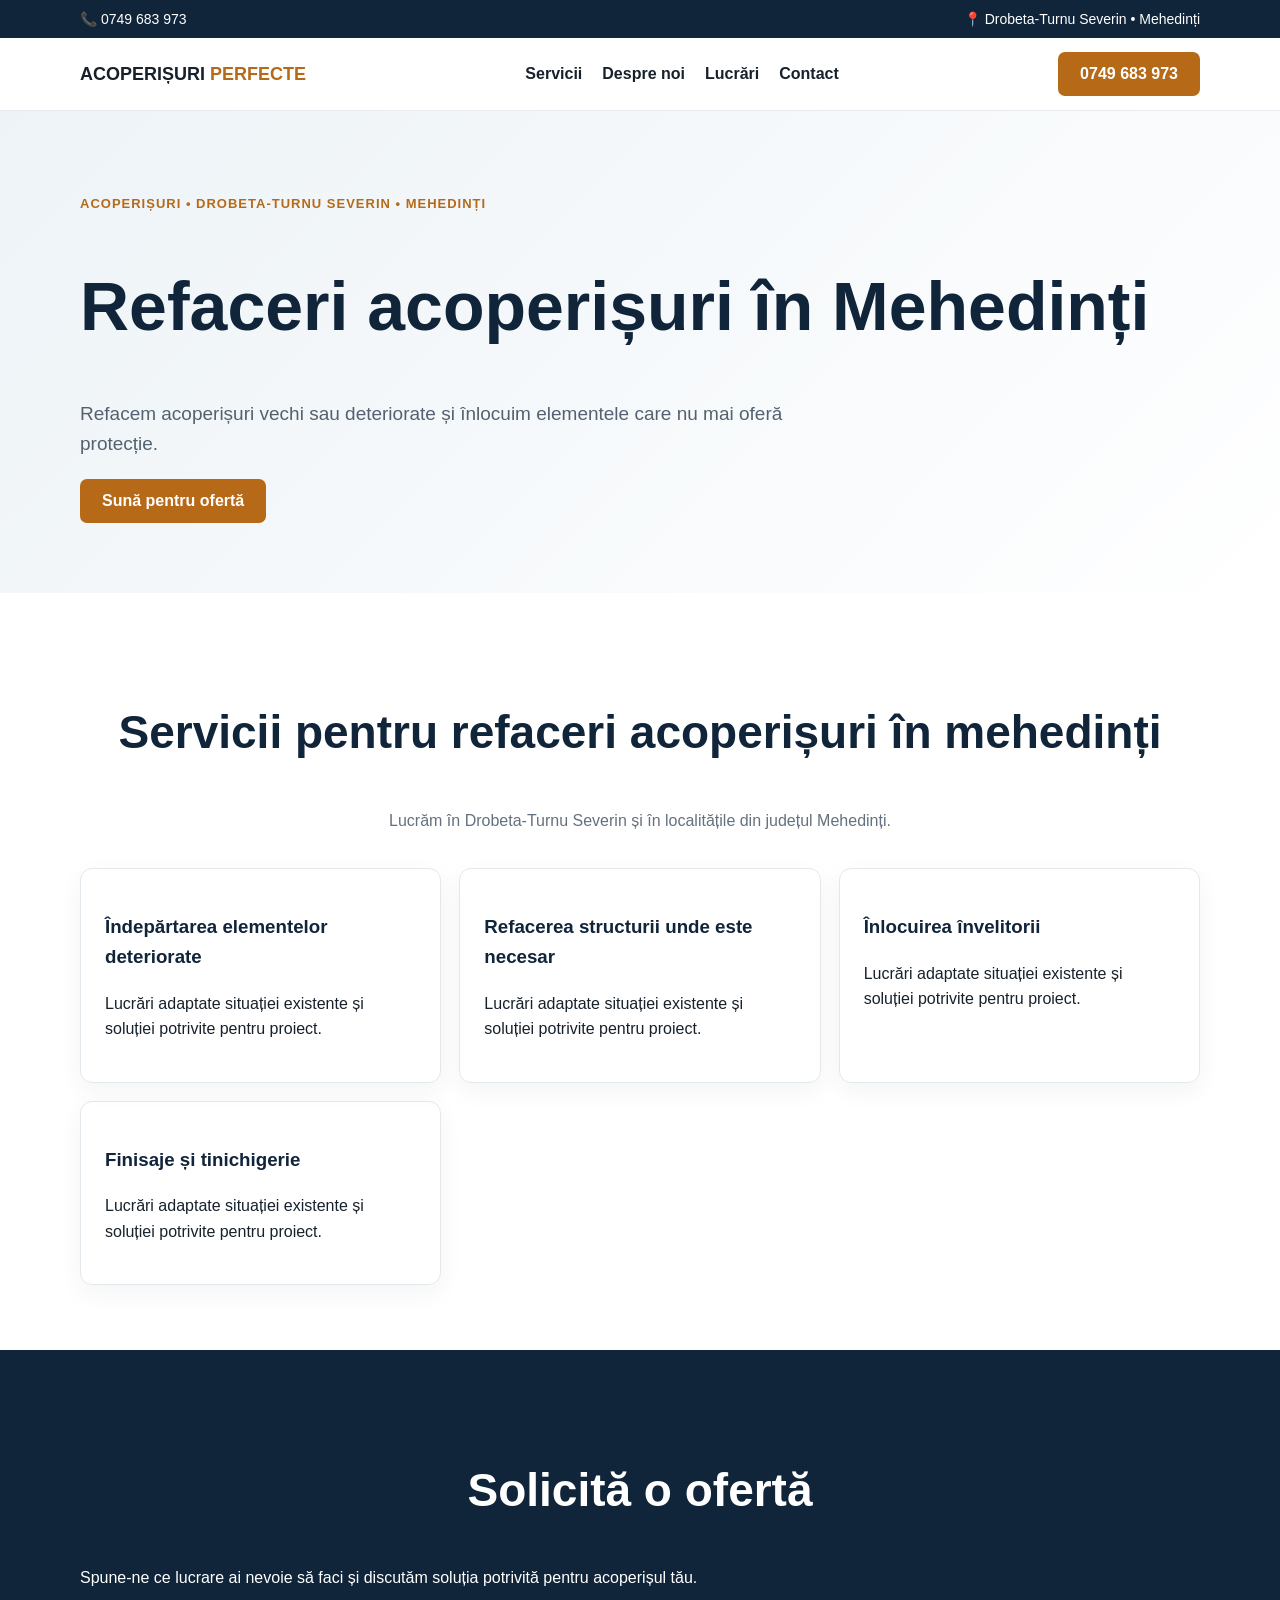
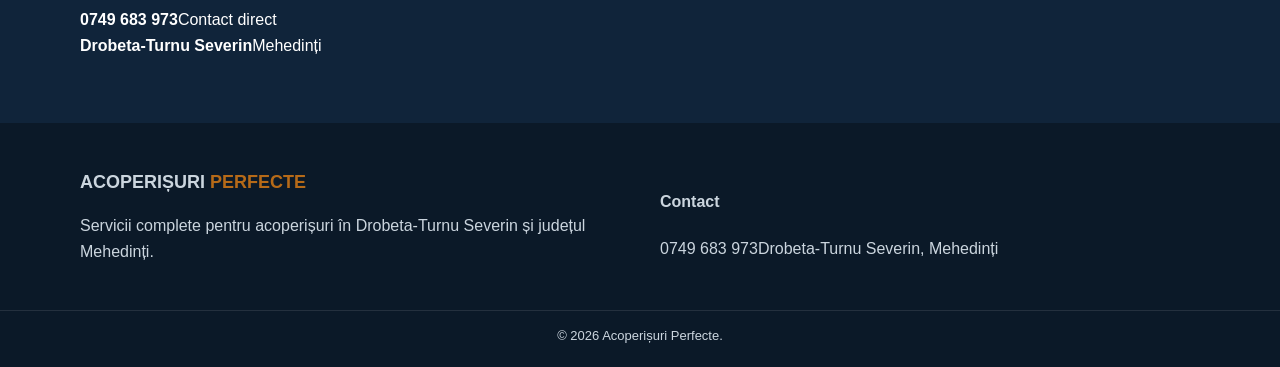
<file: refaceri-acoperisuri.html>
<!doctype html>
<html lang="ro">
<head>
<meta charset="utf-8">
<meta name="viewport" content="width=device-width, initial-scale=1">
<title>Refaceri acoperișuri Mehedinți | Acoperișuri Perfecte</title>
<meta name="description" content="Refaceri acoperișuri în Drobeta-Turnu Severin și Mehedinți. Înlocuim componentele uzate și refacem acoperișurile deteriorate.">
<meta name="robots" content="index,follow">
<link rel="canonical" href="https://moiselamisto-cyber.github.io/acoperis-expert-mehedinti/refaceri-acoperisuri.html">
<link rel="stylesheet" href="style.css">
</head>
<body>
<header class="topbar"><div class="wrap topbar-inner">
<span>📞 0749 683 973</span><span>📍 Drobeta-Turnu Severin • Mehedinți</span>
</div></header>
<nav class="nav"><div class="wrap nav-inner">
<a class="logo" href="index.html">ACOPERIȘURI <b>PERFECTE</b></a>
<div class="links">
<a href="index.html#servicii">Servicii</a>
<a href="despre-noi.html">Despre noi</a>
<a href="lucrari.html">Lucrări</a>
<a href="contact.html">Contact</a>
</div>
<a class="btn" href="tel:+40749683973">0749 683 973</a>
</div></nav>
<main>
<section class="hero"><div class="wrap">
<p class="eyebrow">ACOPERIȘURI • DROBETA-TURNU SEVERIN • MEHEDINȚI</p>
<h1>Refaceri acoperișuri în Mehedinți</h1>
<p class="lead">Refacem acoperișuri vechi sau deteriorate și înlocuim elementele care nu mai oferă protecție.</p>
<a class="btn" href="tel:+40749683973">Sună pentru ofertă</a>
</div></section>
<section class="section"><div class="wrap">
<h2>Servicii pentru refaceri acoperișuri în mehedinți</h2>
<p class="section-lead">Lucrăm în Drobeta-Turnu Severin și în localitățile din județul Mehedinți.</p>
<div class="cards">
<article><h3>Îndepărtarea elementelor deteriorate</h3><p>Lucrări adaptate situației existente și soluției potrivite pentru proiect.</p></article><article><h3>Refacerea structurii unde este necesar</h3><p>Lucrări adaptate situației existente și soluției potrivite pentru proiect.</p></article><article><h3>Înlocuirea învelitorii</h3><p>Lucrări adaptate situației existente și soluției potrivite pentru proiect.</p></article><article><h3>Finisaje și tinichigerie</h3><p>Lucrări adaptate situației existente și soluției potrivite pentru proiect.</p></article>
</div>
</div></section>
<section class="section dark"><div class="wrap split">
<div><h2>Solicită o ofertă</h2><p>Spune-ne ce lucrare ai nevoie să faci și discutăm soluția potrivită pentru acoperișul tău.</p></div>
<div class="facts"><div><strong>0749 683 973</strong><span>Contact direct</span></div><div><strong>Drobeta-Turnu Severin</strong><span>Mehedinți</span></div></div>
</div></section>
</main>
<footer><div class="wrap footer-grid"><div>
<div class="logo light-logo">ACOPERIȘURI <b>PERFECTE</b></div>
<p>Servicii complete pentru acoperișuri în Drobeta-Turnu Severin și județul Mehedinți.</p>
</div><div><h4>Contact</h4><a href="tel:+40749683973">0749 683 973</a><span>Drobeta-Turnu Severin, Mehedinți</span></div></div>
<div class="copyright">© 2026 Acoperișuri Perfecte.</div></footer>
</body></html>
</file>
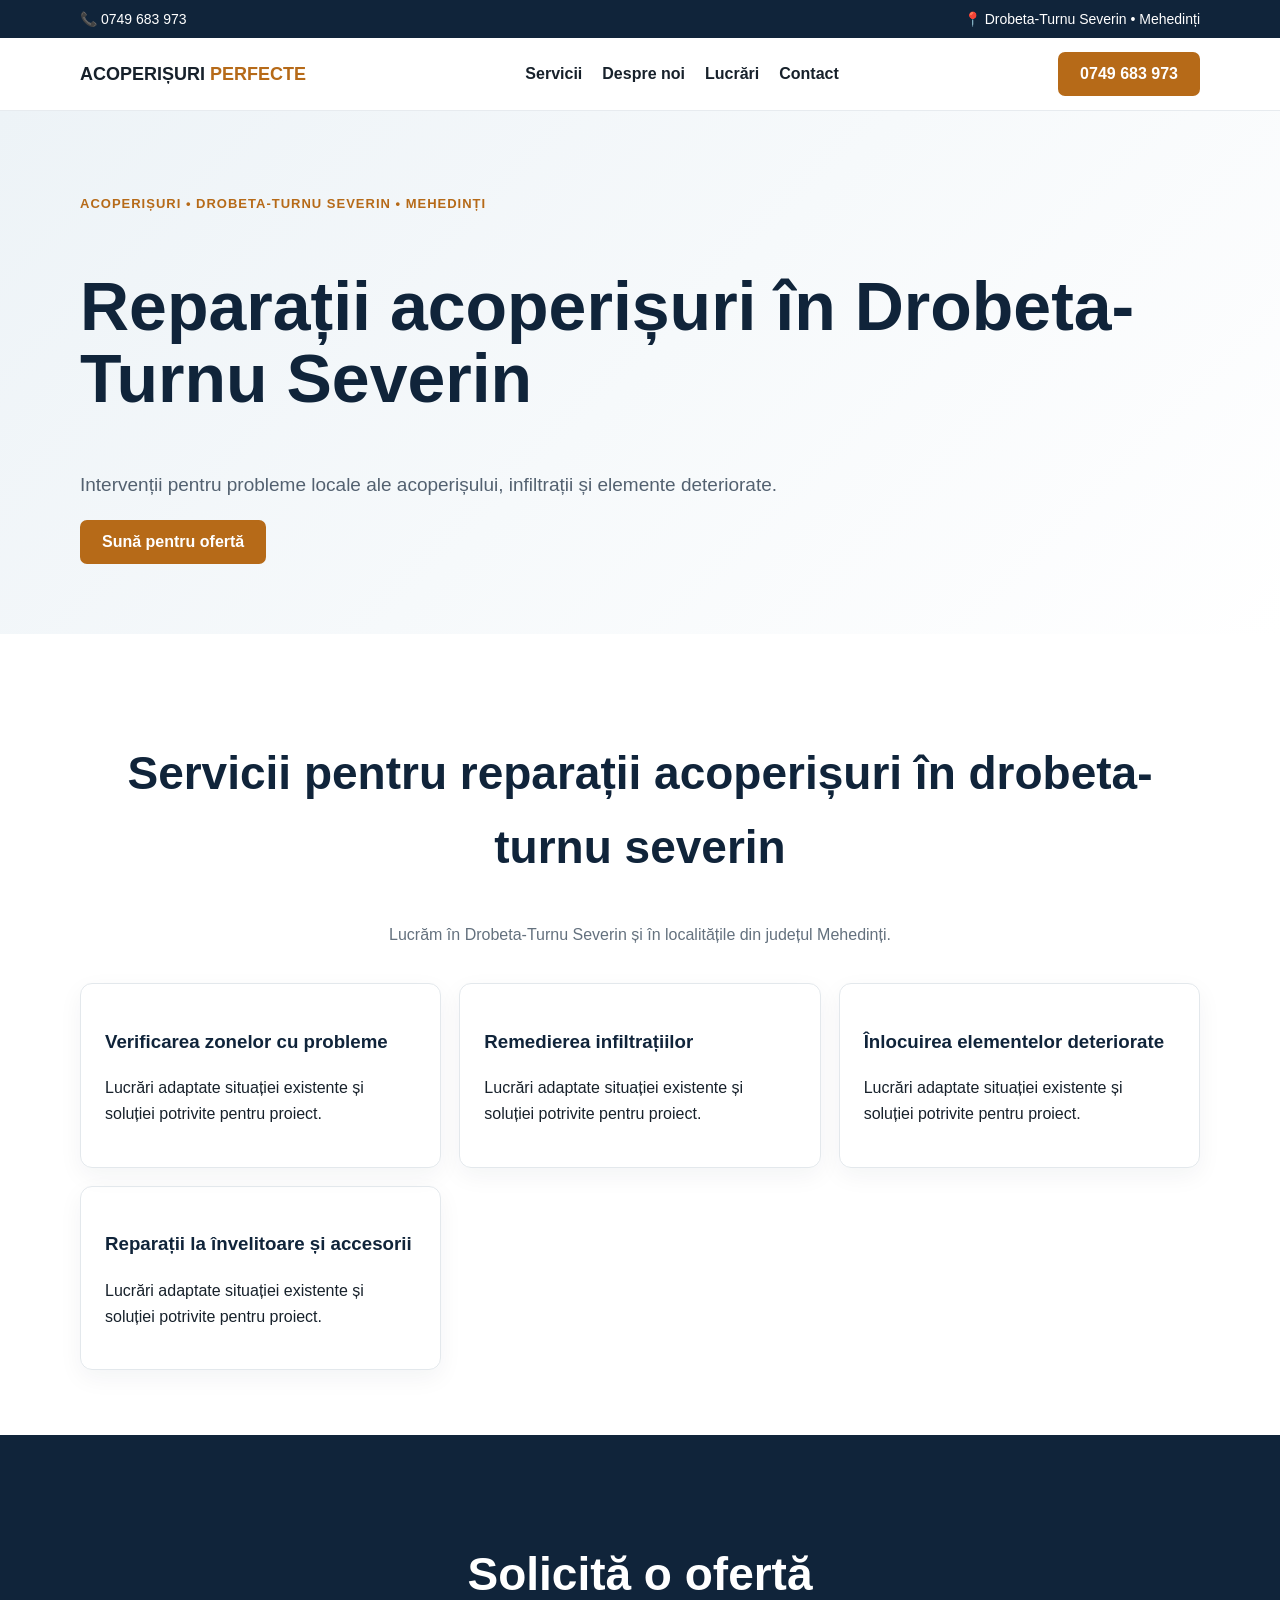
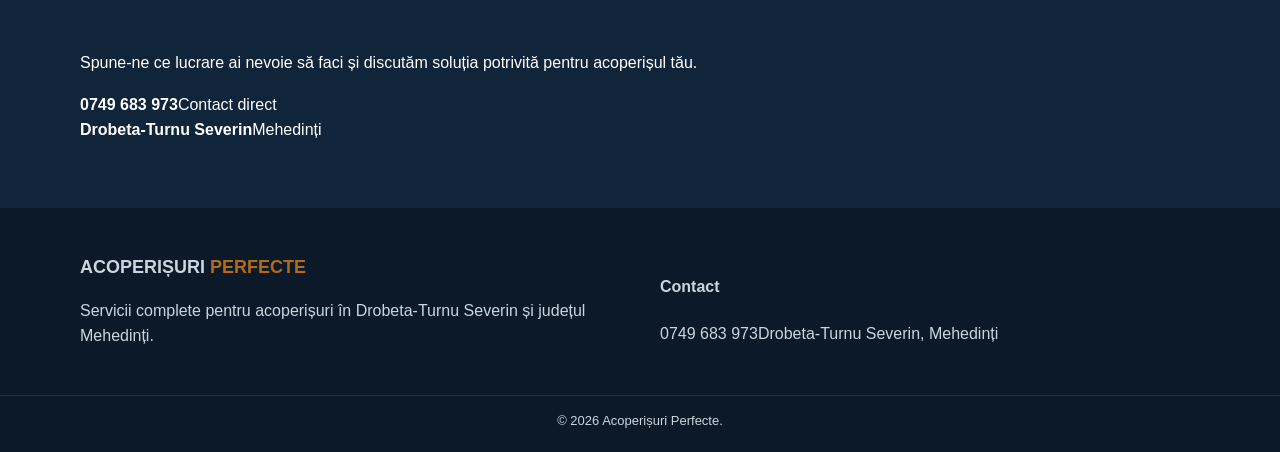
<file: reparatii-acoperisuri.html>
<!doctype html>
<html lang="ro">
<head>
<meta charset="utf-8">
<meta name="viewport" content="width=device-width, initial-scale=1">
<title>Reparații acoperișuri Drobeta-Turnu Severin | Acoperișuri Perfecte</title>
<meta name="description" content="Reparații acoperișuri în Drobeta-Turnu Severin și Mehedinți. Remediem infiltrații, elemente deteriorate și probleme ale învelitorii.">
<meta name="robots" content="index,follow">
<link rel="canonical" href="https://moiselamisto-cyber.github.io/acoperis-expert-mehedinti/reparatii-acoperisuri.html">
<link rel="stylesheet" href="style.css">
</head>
<body>
<header class="topbar"><div class="wrap topbar-inner">
<span>📞 0749 683 973</span><span>📍 Drobeta-Turnu Severin • Mehedinți</span>
</div></header>
<nav class="nav"><div class="wrap nav-inner">
<a class="logo" href="index.html">ACOPERIȘURI <b>PERFECTE</b></a>
<div class="links">
<a href="index.html#servicii">Servicii</a>
<a href="despre-noi.html">Despre noi</a>
<a href="lucrari.html">Lucrări</a>
<a href="contact.html">Contact</a>
</div>
<a class="btn" href="tel:+40749683973">0749 683 973</a>
</div></nav>
<main>
<section class="hero"><div class="wrap">
<p class="eyebrow">ACOPERIȘURI • DROBETA-TURNU SEVERIN • MEHEDINȚI</p>
<h1>Reparații acoperișuri în Drobeta-Turnu Severin</h1>
<p class="lead">Intervenții pentru probleme locale ale acoperișului, infiltrații și elemente deteriorate.</p>
<a class="btn" href="tel:+40749683973">Sună pentru ofertă</a>
</div></section>
<section class="section"><div class="wrap">
<h2>Servicii pentru reparații acoperișuri în drobeta-turnu severin</h2>
<p class="section-lead">Lucrăm în Drobeta-Turnu Severin și în localitățile din județul Mehedinți.</p>
<div class="cards">
<article><h3>Verificarea zonelor cu probleme</h3><p>Lucrări adaptate situației existente și soluției potrivite pentru proiect.</p></article><article><h3>Remedierea infiltrațiilor</h3><p>Lucrări adaptate situației existente și soluției potrivite pentru proiect.</p></article><article><h3>Înlocuirea elementelor deteriorate</h3><p>Lucrări adaptate situației existente și soluției potrivite pentru proiect.</p></article><article><h3>Reparații la învelitoare și accesorii</h3><p>Lucrări adaptate situației existente și soluției potrivite pentru proiect.</p></article>
</div>
</div></section>
<section class="section dark"><div class="wrap split">
<div><h2>Solicită o ofertă</h2><p>Spune-ne ce lucrare ai nevoie să faci și discutăm soluția potrivită pentru acoperișul tău.</p></div>
<div class="facts"><div><strong>0749 683 973</strong><span>Contact direct</span></div><div><strong>Drobeta-Turnu Severin</strong><span>Mehedinți</span></div></div>
</div></section>
</main>
<footer><div class="wrap footer-grid"><div>
<div class="logo light-logo">ACOPERIȘURI <b>PERFECTE</b></div>
<p>Servicii complete pentru acoperișuri în Drobeta-Turnu Severin și județul Mehedinți.</p>
</div><div><h4>Contact</h4><a href="tel:+40749683973">0749 683 973</a><span>Drobeta-Turnu Severin, Mehedinți</span></div></div>
<div class="copyright">© 2026 Acoperișuri Perfecte.</div></footer>
</body></html>
</file>
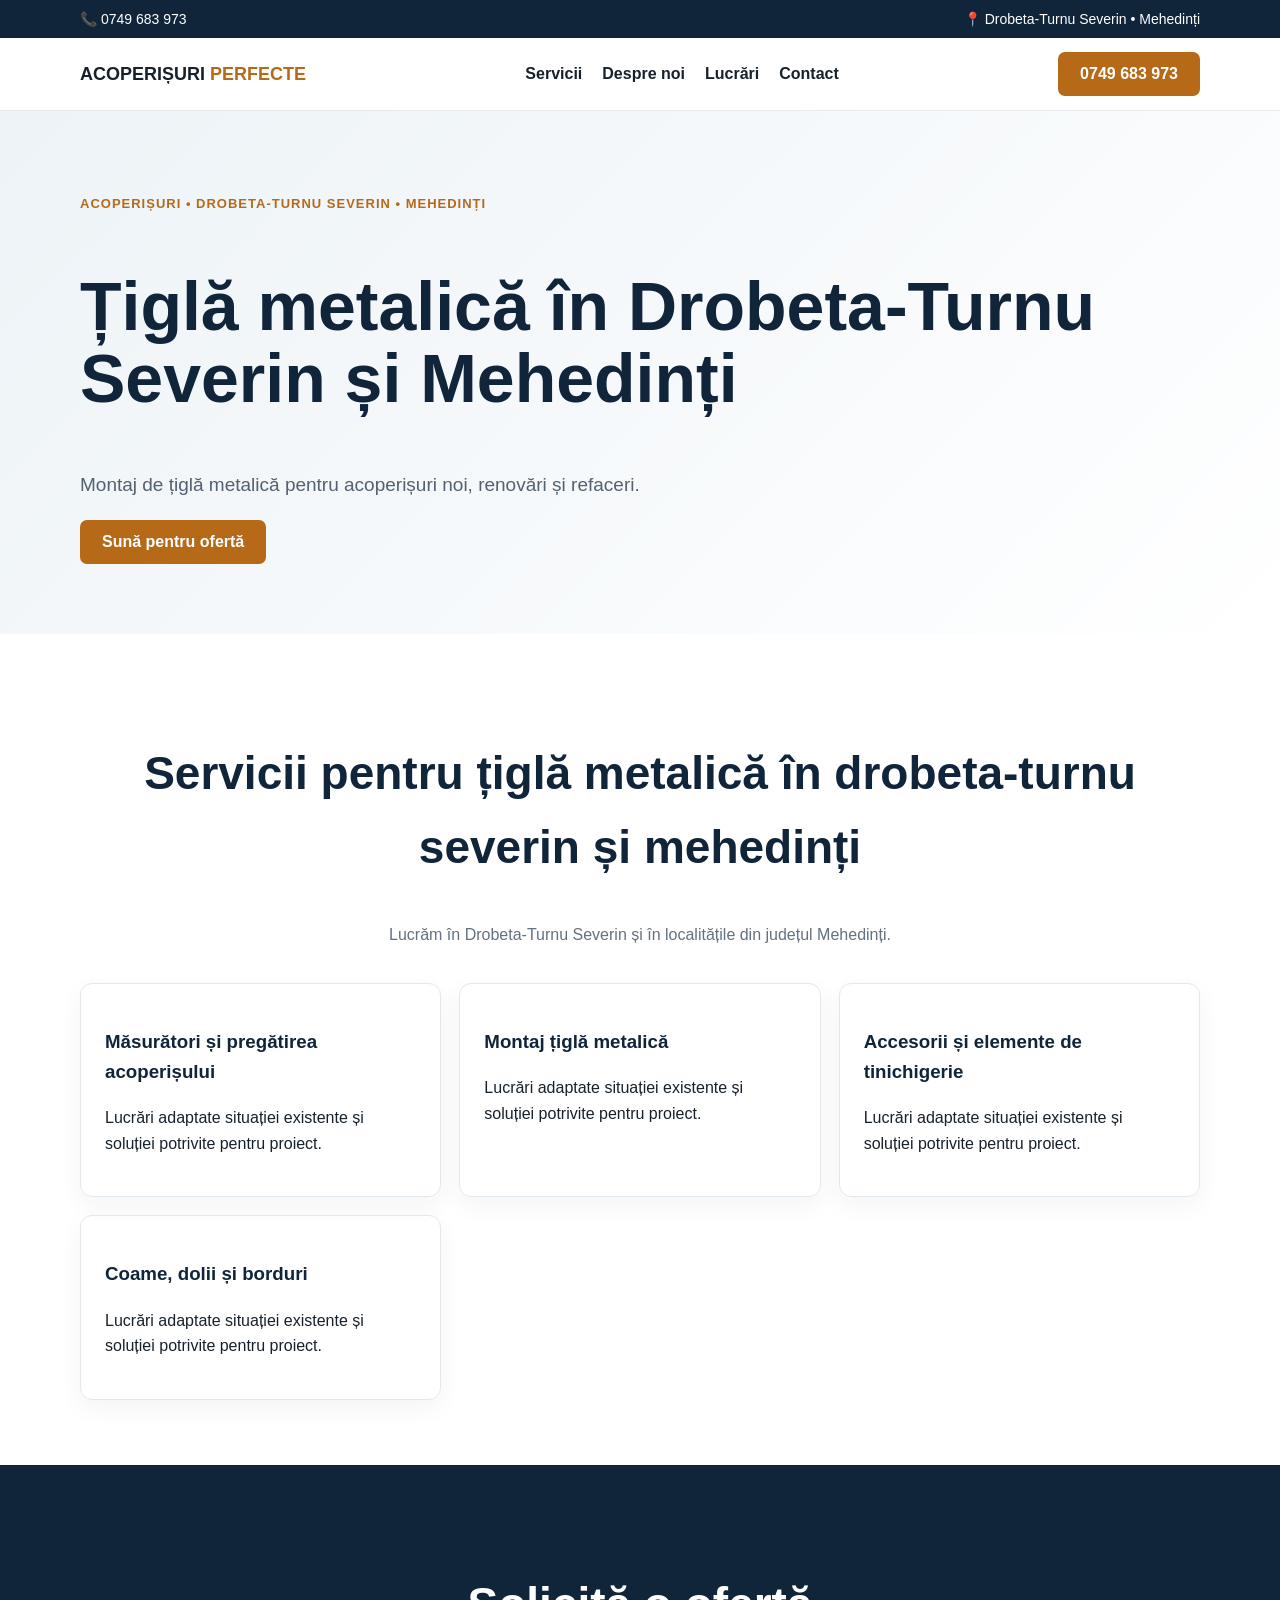
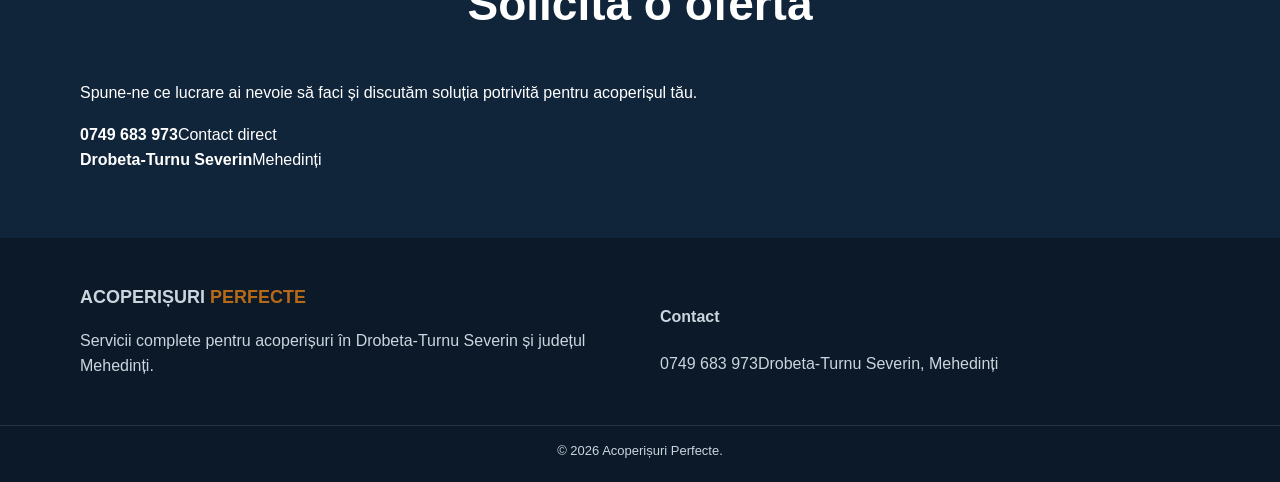
<file: tigla-metalica.html>
<!doctype html>
<html lang="ro">
<head>
<meta charset="utf-8">
<meta name="viewport" content="width=device-width, initial-scale=1">
<title>Țiglă metalică Drobeta-Turnu Severin | Acoperișuri Perfecte</title>
<meta name="description" content="Montaj și înlocuire țiglă metalică în Drobeta-Turnu Severin și Mehedinți. Învelitori metalice pentru acoperișuri noi și refaceri.">
<meta name="robots" content="index,follow">
<link rel="canonical" href="https://moiselamisto-cyber.github.io/acoperis-expert-mehedinti/tigla-metalica.html">
<link rel="stylesheet" href="style.css">
</head>
<body>
<header class="topbar"><div class="wrap topbar-inner">
<span>📞 0749 683 973</span><span>📍 Drobeta-Turnu Severin • Mehedinți</span>
</div></header>
<nav class="nav"><div class="wrap nav-inner">
<a class="logo" href="index.html">ACOPERIȘURI <b>PERFECTE</b></a>
<div class="links">
<a href="index.html#servicii">Servicii</a>
<a href="despre-noi.html">Despre noi</a>
<a href="lucrari.html">Lucrări</a>
<a href="contact.html">Contact</a>
</div>
<a class="btn" href="tel:+40749683973">0749 683 973</a>
</div></nav>
<main>
<section class="hero"><div class="wrap">
<p class="eyebrow">ACOPERIȘURI • DROBETA-TURNU SEVERIN • MEHEDINȚI</p>
<h1>Țiglă metalică în Drobeta-Turnu Severin și Mehedinți</h1>
<p class="lead">Montaj de țiglă metalică pentru acoperișuri noi, renovări și refaceri.</p>
<a class="btn" href="tel:+40749683973">Sună pentru ofertă</a>
</div></section>
<section class="section"><div class="wrap">
<h2>Servicii pentru țiglă metalică în drobeta-turnu severin și mehedinți</h2>
<p class="section-lead">Lucrăm în Drobeta-Turnu Severin și în localitățile din județul Mehedinți.</p>
<div class="cards">
<article><h3>Măsurători și pregătirea acoperișului</h3><p>Lucrări adaptate situației existente și soluției potrivite pentru proiect.</p></article><article><h3>Montaj țiglă metalică</h3><p>Lucrări adaptate situației existente și soluției potrivite pentru proiect.</p></article><article><h3>Accesorii și elemente de tinichigerie</h3><p>Lucrări adaptate situației existente și soluției potrivite pentru proiect.</p></article><article><h3>Coame, dolii și borduri</h3><p>Lucrări adaptate situației existente și soluției potrivite pentru proiect.</p></article>
</div>
</div></section>
<section class="section dark"><div class="wrap split">
<div><h2>Solicită o ofertă</h2><p>Spune-ne ce lucrare ai nevoie să faci și discutăm soluția potrivită pentru acoperișul tău.</p></div>
<div class="facts"><div><strong>0749 683 973</strong><span>Contact direct</span></div><div><strong>Drobeta-Turnu Severin</strong><span>Mehedinți</span></div></div>
</div></section>
</main>
<footer><div class="wrap footer-grid"><div>
<div class="logo light-logo">ACOPERIȘURI <b>PERFECTE</b></div>
<p>Servicii complete pentru acoperișuri în Drobeta-Turnu Severin și județul Mehedinți.</p>
</div><div><h4>Contact</h4><a href="tel:+40749683973">0749 683 973</a><span>Drobeta-Turnu Severin, Mehedinți</span></div></div>
<div class="copyright">© 2026 Acoperișuri Perfecte.</div></footer>
</body></html>
</file>
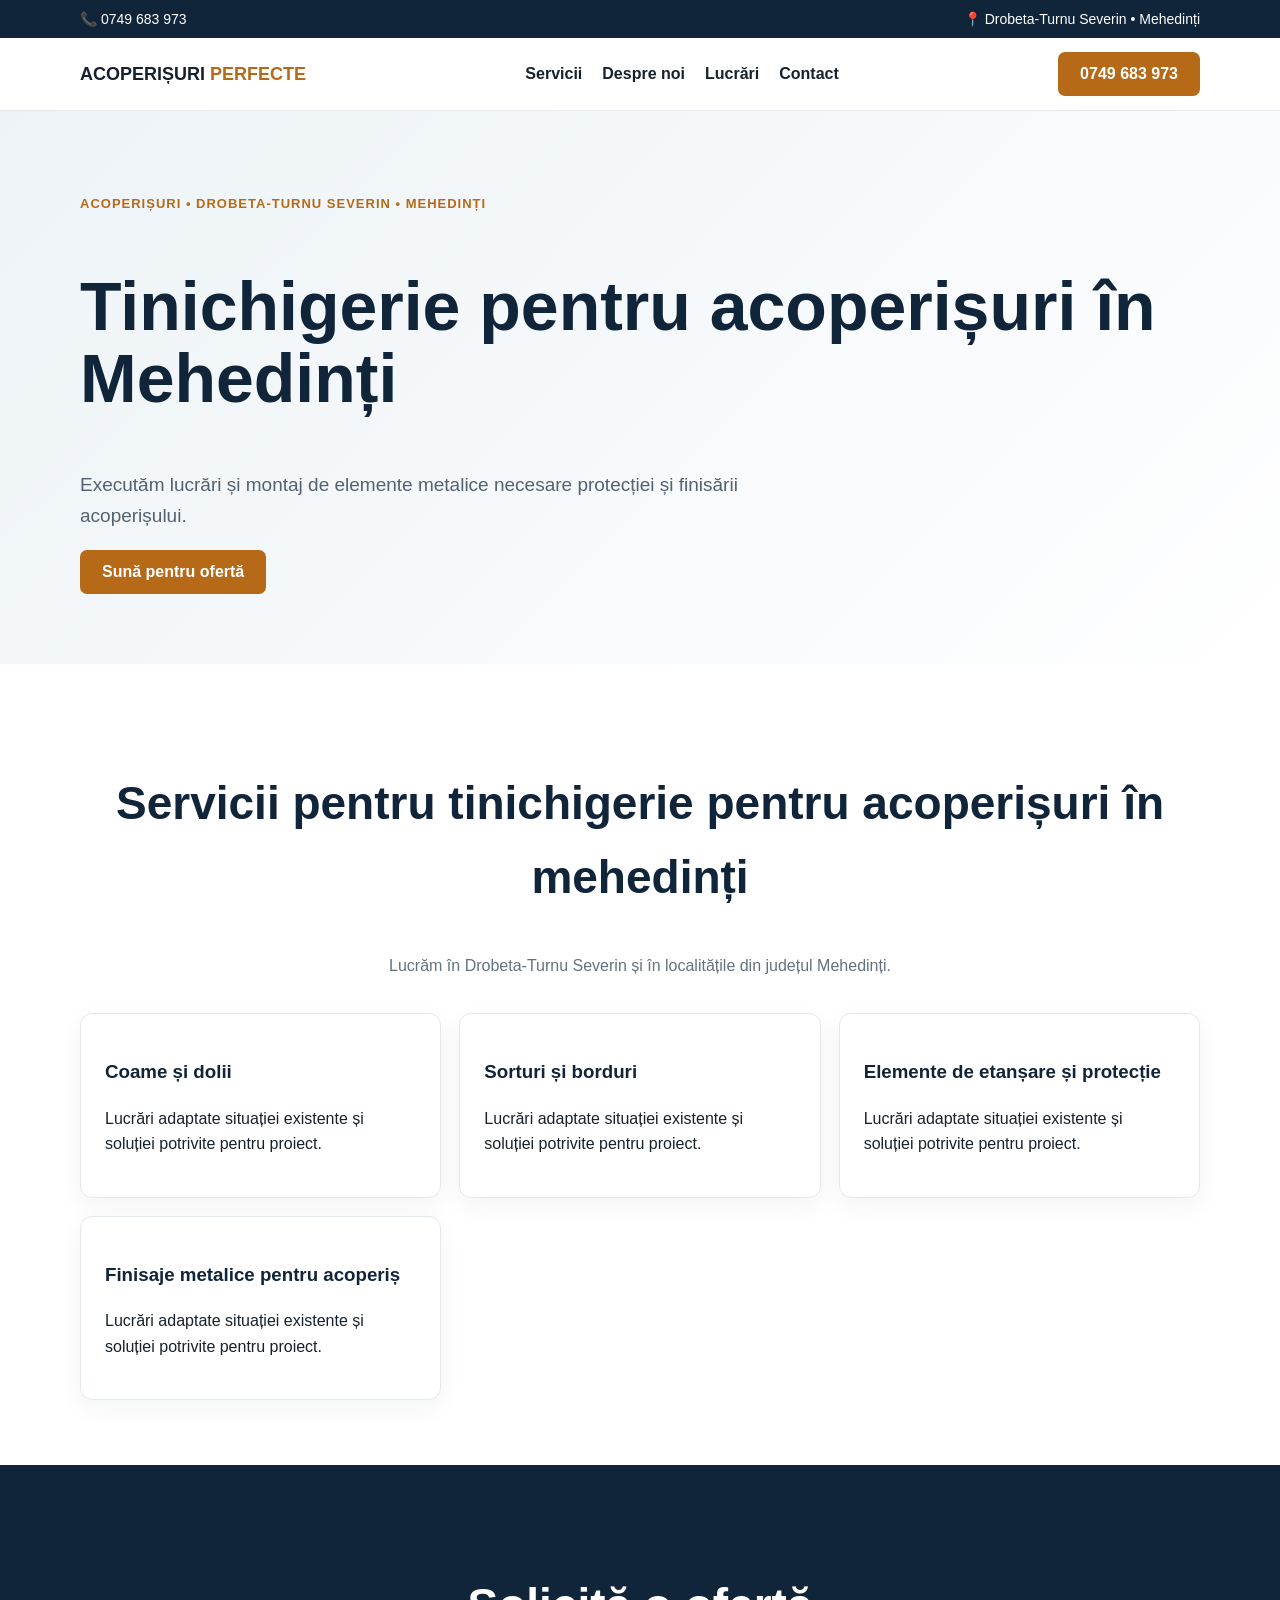
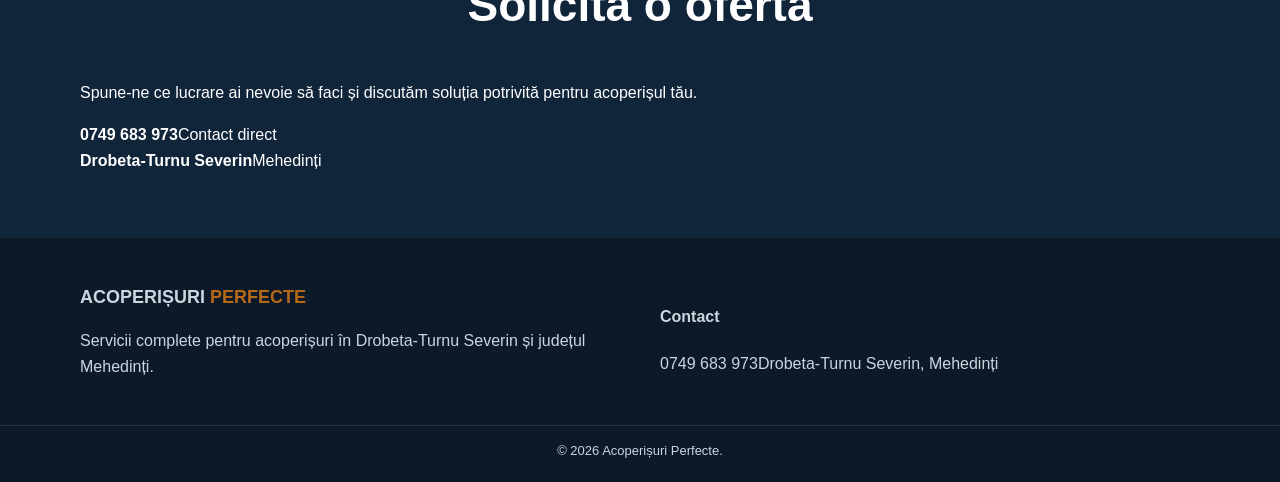
<file: tinichigerie.html>
<!doctype html>
<html lang="ro">
<head>
<meta charset="utf-8">
<meta name="viewport" content="width=device-width, initial-scale=1">
<title>Tinichigerie acoperișuri Mehedinți | Acoperișuri Perfecte</title>
<meta name="description" content="Lucrări de tinichigerie pentru acoperișuri în Drobeta-Turnu Severin și Mehedinți. Coame, dolii, sorturi, borduri și elemente metalice.">
<meta name="robots" content="index,follow">
<link rel="canonical" href="https://moiselamisto-cyber.github.io/acoperis-expert-mehedinti/tinichigerie.html">
<link rel="stylesheet" href="style.css">
</head>
<body>
<header class="topbar"><div class="wrap topbar-inner">
<span>📞 0749 683 973</span><span>📍 Drobeta-Turnu Severin • Mehedinți</span>
</div></header>
<nav class="nav"><div class="wrap nav-inner">
<a class="logo" href="index.html">ACOPERIȘURI <b>PERFECTE</b></a>
<div class="links">
<a href="index.html#servicii">Servicii</a>
<a href="despre-noi.html">Despre noi</a>
<a href="lucrari.html">Lucrări</a>
<a href="contact.html">Contact</a>
</div>
<a class="btn" href="tel:+40749683973">0749 683 973</a>
</div></nav>
<main>
<section class="hero"><div class="wrap">
<p class="eyebrow">ACOPERIȘURI • DROBETA-TURNU SEVERIN • MEHEDINȚI</p>
<h1>Tinichigerie pentru acoperișuri în Mehedinți</h1>
<p class="lead">Executăm lucrări și montaj de elemente metalice necesare protecției și finisării acoperișului.</p>
<a class="btn" href="tel:+40749683973">Sună pentru ofertă</a>
</div></section>
<section class="section"><div class="wrap">
<h2>Servicii pentru tinichigerie pentru acoperișuri în mehedinți</h2>
<p class="section-lead">Lucrăm în Drobeta-Turnu Severin și în localitățile din județul Mehedinți.</p>
<div class="cards">
<article><h3>Coame și dolii</h3><p>Lucrări adaptate situației existente și soluției potrivite pentru proiect.</p></article><article><h3>Sorturi și borduri</h3><p>Lucrări adaptate situației existente și soluției potrivite pentru proiect.</p></article><article><h3>Elemente de etanșare și protecție</h3><p>Lucrări adaptate situației existente și soluției potrivite pentru proiect.</p></article><article><h3>Finisaje metalice pentru acoperiș</h3><p>Lucrări adaptate situației existente și soluției potrivite pentru proiect.</p></article>
</div>
</div></section>
<section class="section dark"><div class="wrap split">
<div><h2>Solicită o ofertă</h2><p>Spune-ne ce lucrare ai nevoie să faci și discutăm soluția potrivită pentru acoperișul tău.</p></div>
<div class="facts"><div><strong>0749 683 973</strong><span>Contact direct</span></div><div><strong>Drobeta-Turnu Severin</strong><span>Mehedinți</span></div></div>
</div></section>
</main>
<footer><div class="wrap footer-grid"><div>
<div class="logo light-logo">ACOPERIȘURI <b>PERFECTE</b></div>
<p>Servicii complete pentru acoperișuri în Drobeta-Turnu Severin și județul Mehedinți.</p>
</div><div><h4>Contact</h4><a href="tel:+40749683973">0749 683 973</a><span>Drobeta-Turnu Severin, Mehedinți</span></div></div>
<div class="copyright">© 2026 Acoperișuri Perfecte.</div></footer>
</body></html>
</file>
<file: style.css>
*{box-sizing:border-box}html{scroll-behavior:smooth}body{margin:0;font-family:Arial,Helvetica,sans-serif;color:#17212b;background:#fff;line-height:1.6}img{max-width:100%;height:auto;display:block}a{color:inherit;text-decoration:none}.wrap{width:min(1120px,calc(100% - 24px));margin:auto}.topbar{background:#10243a;color:#fff;font-size:14px}.topbar-inner{min-height:38px;display:flex;align-items:center;justify-content:space-between}.nav{background:#fff;border-bottom:1px solid #e7ebef;position:sticky;top:0;z-index:10}.nav-inner{min-height:72px;display:flex;align-items:center;justify-content:space-between;gap:18px}.logo{font-weight:800;font-size:18px}.logo b{color:#b66a18}.links{display:flex;gap:20px}.links a{font-weight:700}.btn{display:inline-flex;align-items:center;justify-content:center;min-height:44px;padding:0 20px;border-radius:7px;background:#b66a18;color:#fff;font-weight:700;border:2px solid #b66a18}.hero{background:linear-gradient(135deg,#edf3f7,#fff);padding:70px 0}.hero h1{font-size:clamp(38px,6vw,68px);line-height:1.05;color:#10243a}.hero h1 strong{color:#b66a18}.lead{font-size:19px;color:#536170;max-width:760px}.eyebrow{color:#b66a18;font-weight:800;letter-spacing:1px;font-size:13px}.section{padding:65px 0}.section h2{text-align:center;color:#10243a;font-size:clamp(30px,4vw,46px)}.section-lead{text-align:center;color:#64717e;max-width:760px;margin:0 auto 35px}.cards{display:grid;grid-template-columns:repeat(3,1fr);gap:18px}.cards article{padding:24px;border:1px solid #e3e8ec;border-radius:12px;box-shadow:0 8px 25px rgba(16,36,58,.05)}.cards h3{color:#10243a}.dark{background:#10243a;color:#fff}.dark h2{color:#fff}.cta{background:#b66a18;color:#fff;padding:50px 0}.cta-inner{display:flex;justify-content:space-between;align-items:center;gap:25px}.light{background:#fff;color:#10243a;border-color:#fff}.gallery{display:grid;grid-template-columns:repeat(3,1fr);gap:18px}.gallery img{width:100%;aspect-ratio:4/3;object-fit:cover;border-radius:12px}footer{background:#0b1928;color:#cbd5de;padding:45px 0 20px}.footer-grid{display:grid;grid-template-columns:1fr 1fr;gap:40px}.copyright{text-align:center;border-top:1px solid rgba(255,255,255,.1);margin-top:30px;padding-top:15px;font-size:13px}@media(max-width:900px){.links{display:none}.cards{grid-template-columns:repeat(2,1fr)}.gallery{grid-template-columns:repeat(2,1fr)}.cta-inner{flex-direction:column;text-align:center}}@media(max-width:600px){.topbar-inner span:last-child{display:none}.nav-inner{min-height:62px}.logo{font-size:14px}.nav .btn{padding:0 11px;font-size:12px}.hero{padding:45px 0}.hero h1{font-size:38px}.lead{font-size:17px}.cards,.gallery{grid-template-columns:1fr}.gallery{gap:14px}.gallery img{aspect-ratio:16/11}.section{padding:50px 0}.cta-inner .btn{width:100%}.footer-grid{grid-template-columns:1fr}}
</file>
